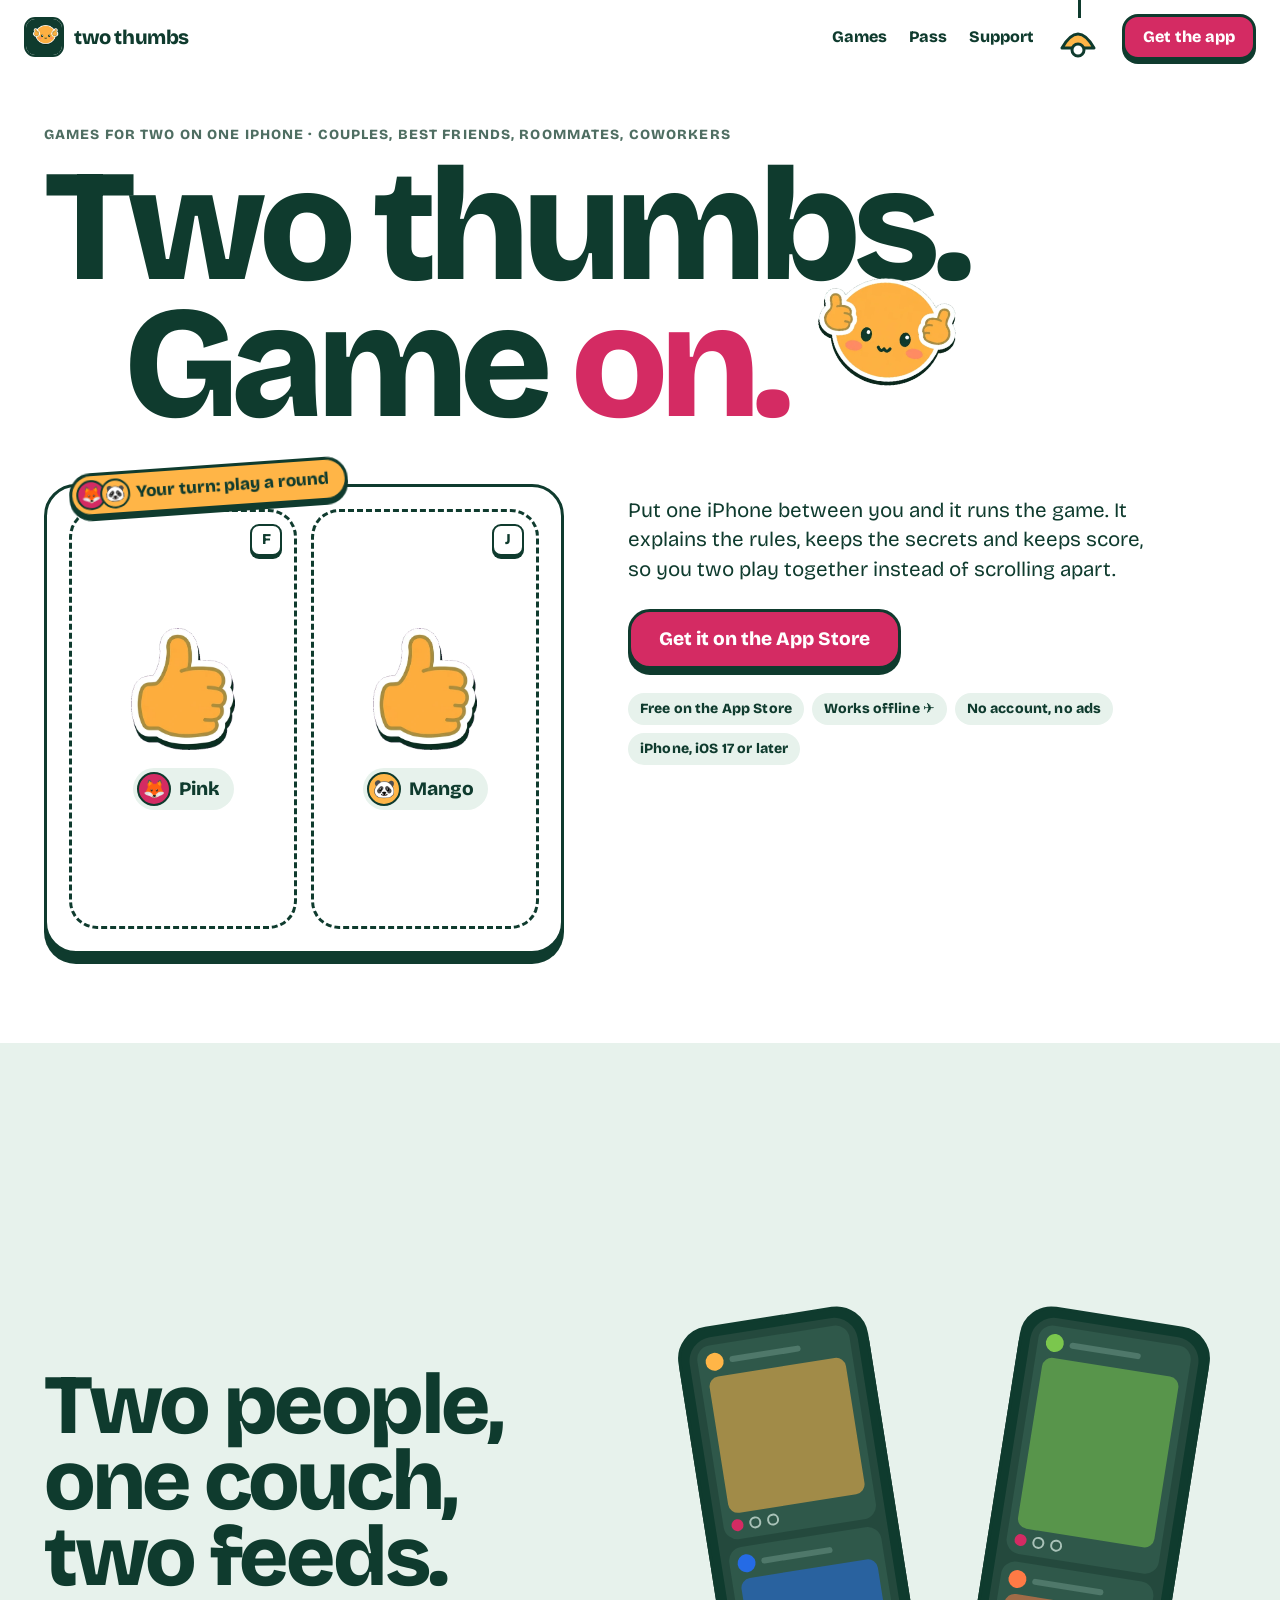
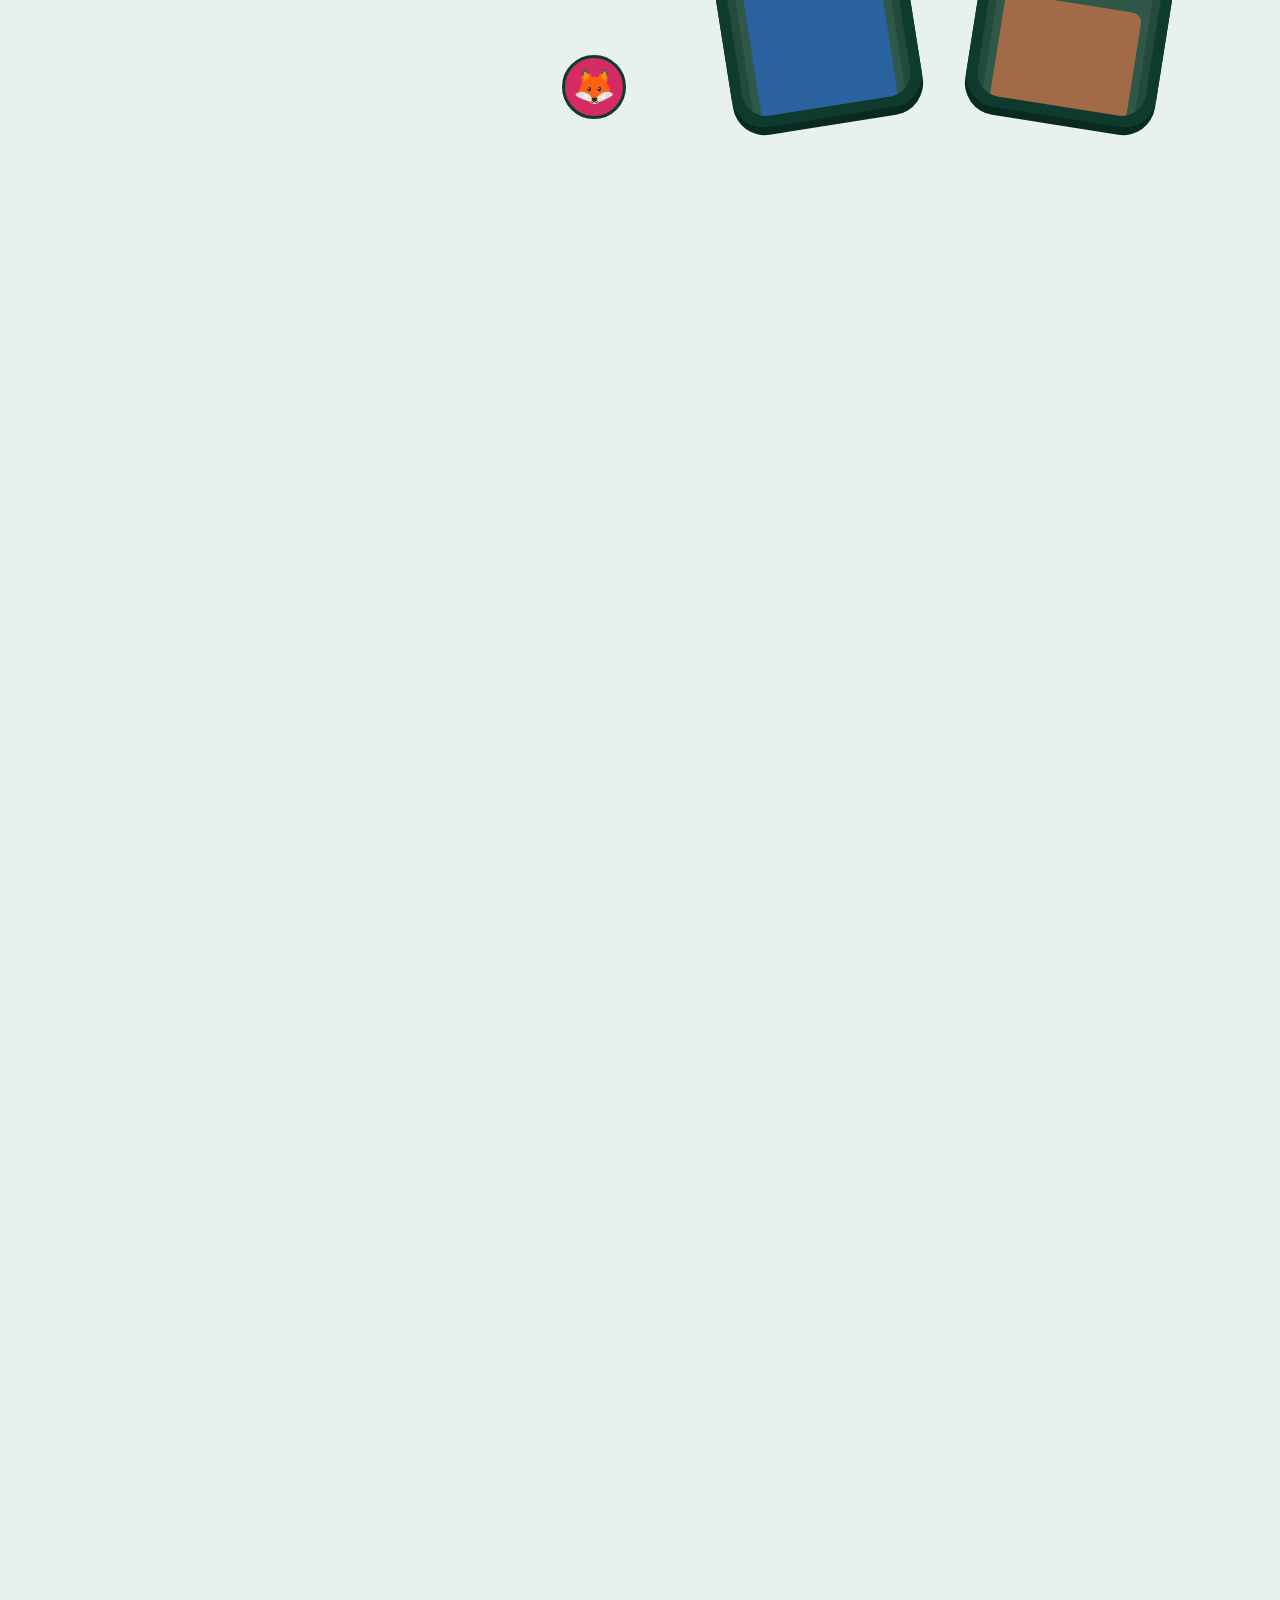
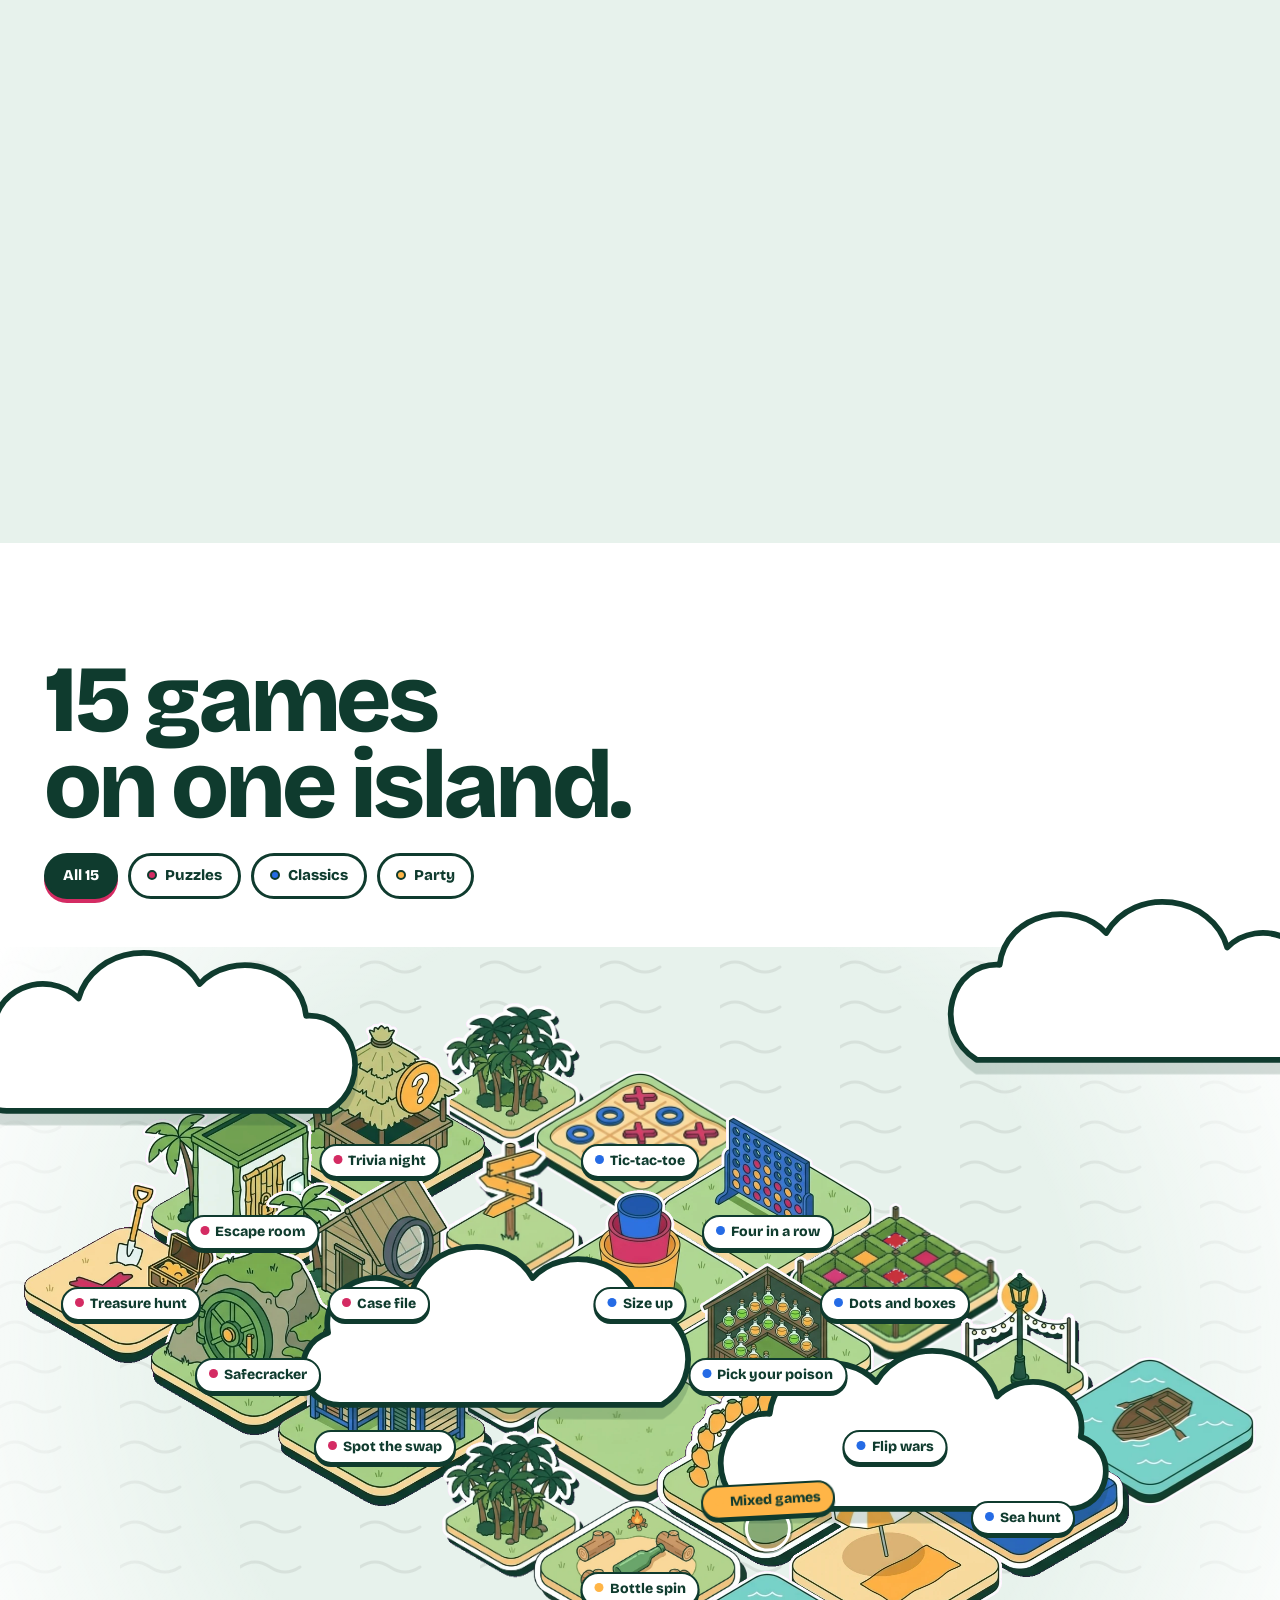
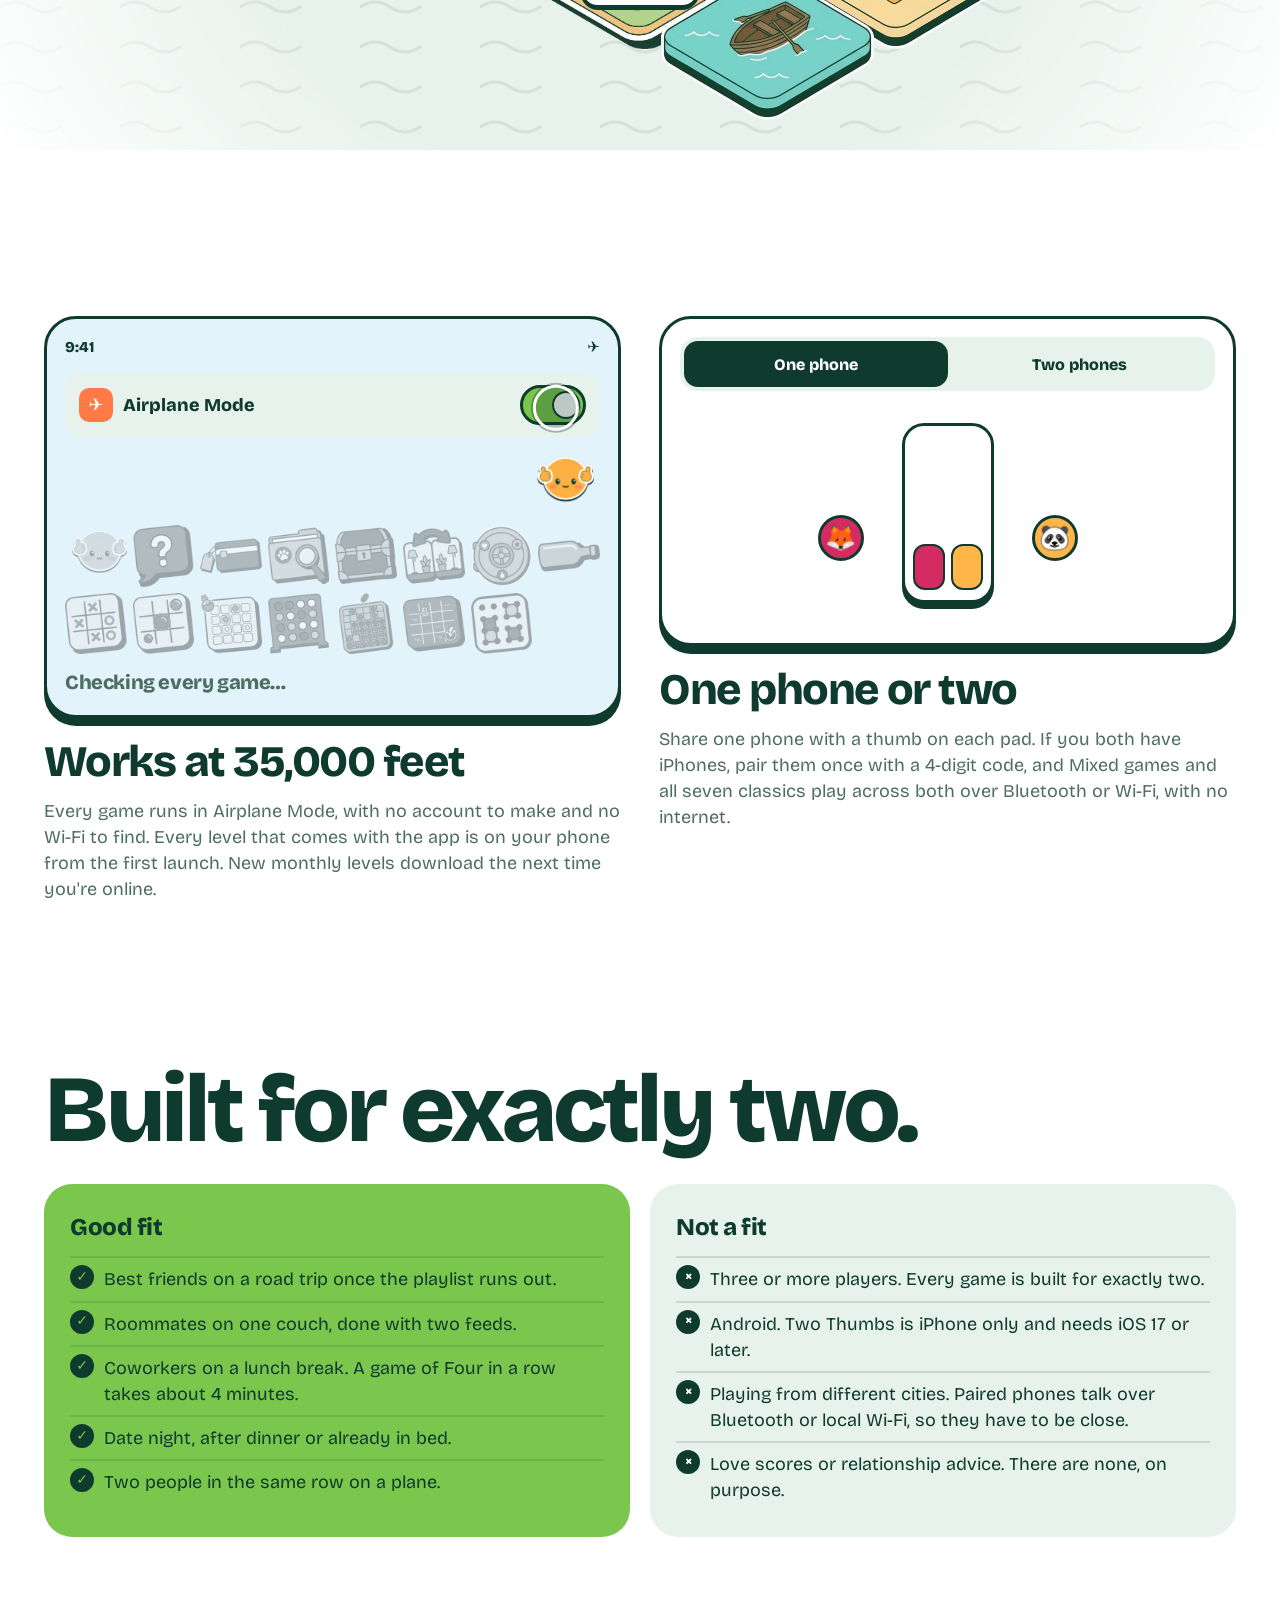
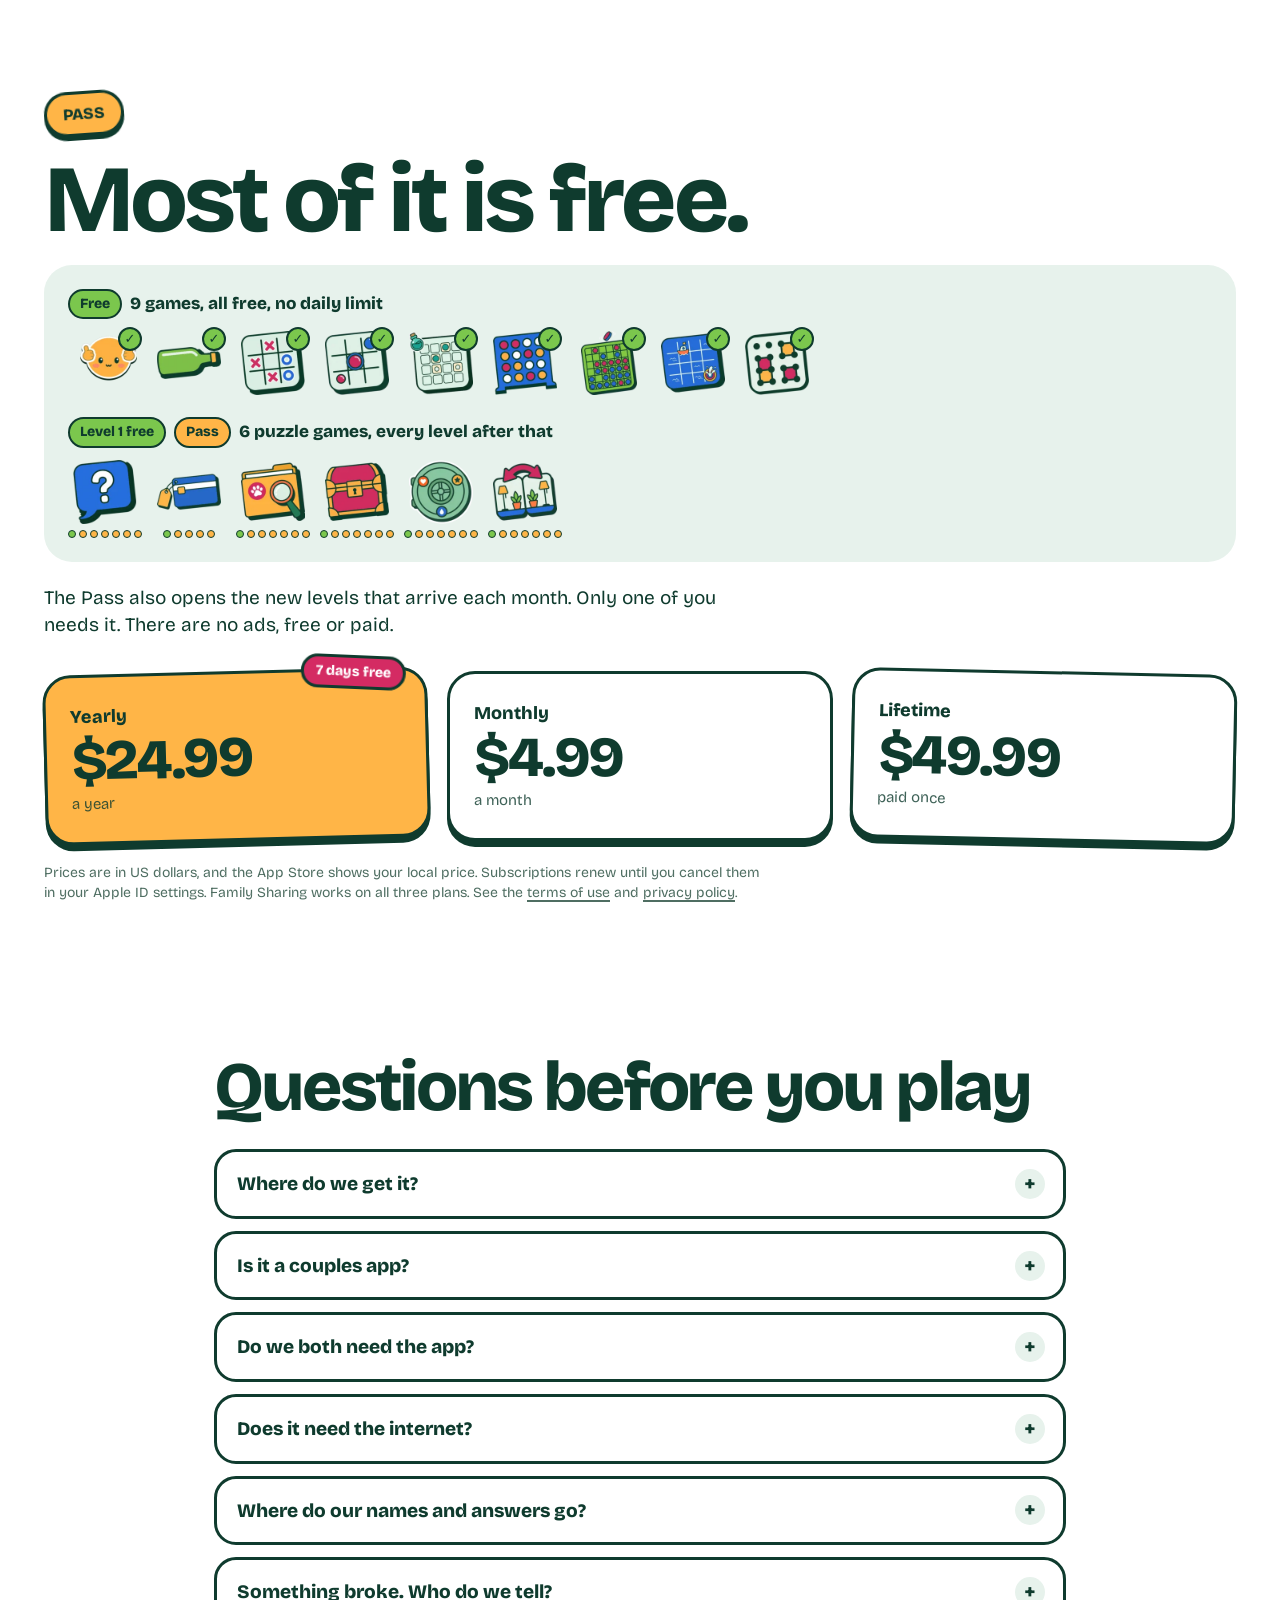
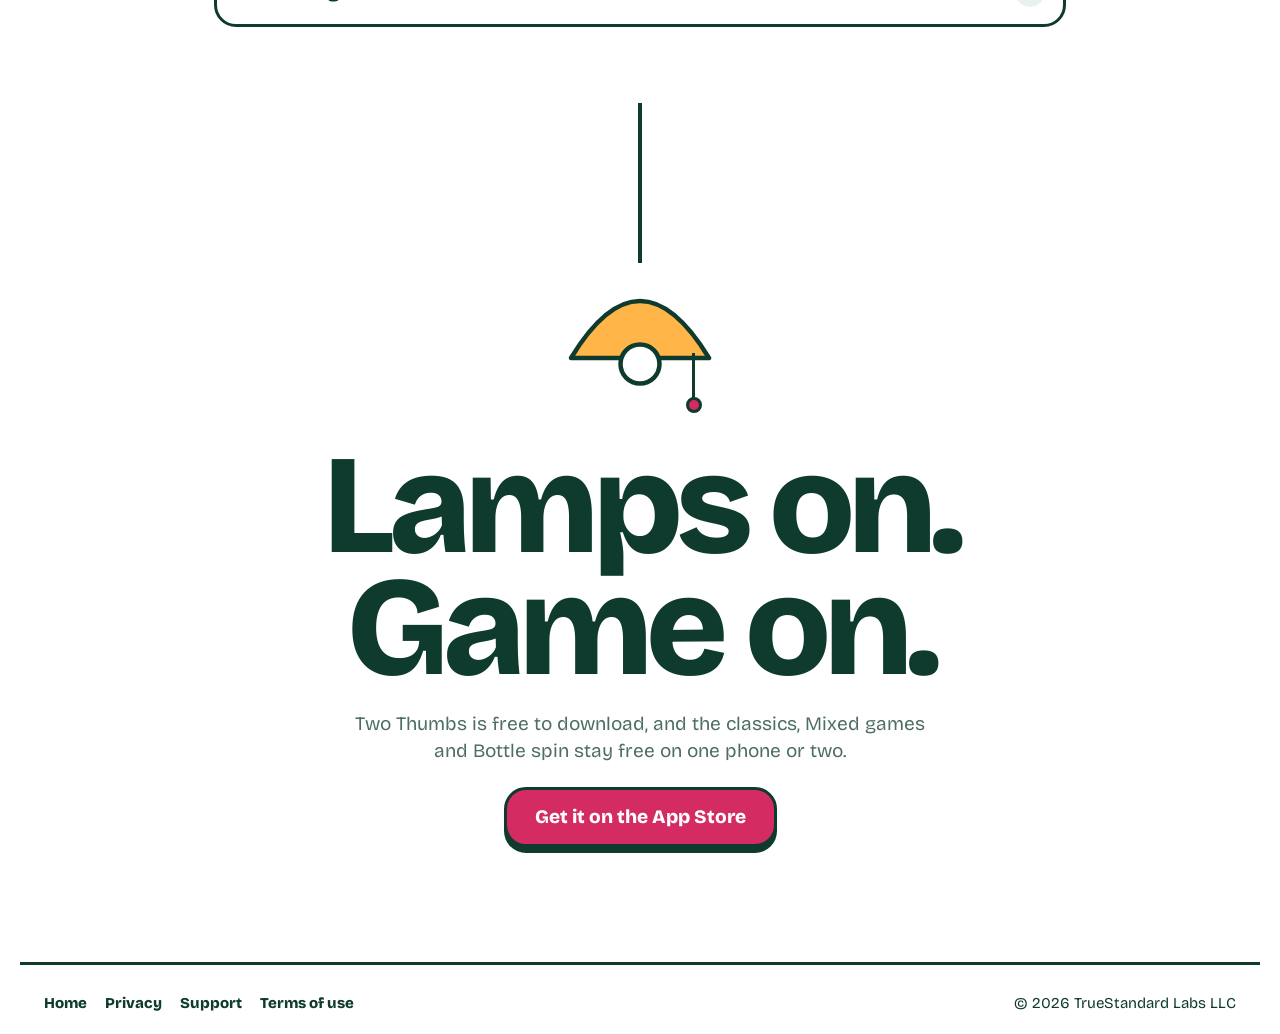
<file: index.html>
<!doctype html>
<html lang="en">
<head>
<meta charset="utf-8">
<meta name="viewport" content="width=device-width, initial-scale=1, viewport-fit=cover">
<title>Two Thumbs: game night for two on iPhone</title>
<meta name="description" content="Game night for two on one iPhone: the phone runs 15 games, keeps score and ends each game with a recap. It works offline with no account and no ads, and you can play a round right here.">
<link rel="canonical" href="https://playtwothumbs.com/">
<meta name="theme-color" content="#FFFFFF">
<meta name="apple-itunes-app" content="app-id=6819222519">
<meta property="og:type" content="website">
<meta property="og:url" content="https://playtwothumbs.com/">
<meta property="og:title" content="Two Thumbs: game night for two on iPhone">
<meta property="og:description" content="Put both thumbs down and play a round right on the page. The app has 15 games for two, on one iPhone or two, and works offline.">
<meta property="og:image" content="https://playtwothumbs.com/assets/og.png">
<meta property="og:image:width" content="1200">
<meta property="og:image:height" content="630">
<meta name="twitter:card" content="summary_large_image">
<meta name="twitter:image" content="https://playtwothumbs.com/assets/og.png">
<link rel="icon" type="image/png" href="assets/favicon.png">
<link rel="apple-touch-icon" href="assets/apple-touch-icon.png">
<link rel="preload" href="assets/bricolage-800.woff2" as="font" type="font/woff2" crossorigin>
<link rel="preload" href="assets/bricolage-400.woff2" as="font" type="font/woff2" crossorigin>
<link rel="stylesheet" href="assets/home.css">
<script>try{var t=localStorage.getItem("tt-theme");if(t)document.documentElement.dataset.theme=t}catch(e){}document.documentElement.classList.add("js")</script>
<script type="application/ld+json">{"@context":"https://schema.org","@type":"MobileApplication","name":"Two Thumbs","operatingSystem":"iOS 17 or later","applicationCategory":"GameApplication","description":"15 games for two people on one iPhone or two. Works offline, no account.","url":"https://playtwothumbs.com/","publisher":{"@type":"Organization","name":"TrueStandard Labs LLC"}}</script>
<script src="assets/home.js" defer></script>
</head>
<body>
<a class="skip" href="#main">Skip to content</a>

<header class="bar">
  <a class="wordmark" href="./"><img src="assets/icon-120.png" alt="" width="40" height="40">two thumbs</a>
  <nav class="bar-nav" aria-label="Sections">
    <a href="#island">Games</a>
    <a href="#pass">Pass</a>
    <a href="support.html">Support</a>
  </nav>
  <button class="lamp" type="button" data-lamp aria-pressed="false">
    <span class="lamp-cord" aria-hidden="true"></span>
    <svg class="lamp-shade" viewBox="0 0 48 40" aria-hidden="true"><path d="M8 30 Q24 2 40 30 Z" /><circle class="lamp-bulb" cx="24" cy="32" r="6" /></svg>
    <span class="sr-only" data-lamp-label>Switch to night</span>
    <span class="lamp-tip" aria-hidden="true">Lights</span>
  </button>
  <a class="btn btn-small btn-pink bar-cta" href="https://apps.apple.com/app/two-thumbs-game-night/id6819222519">Get the app</a>
</header>

<main id="main">

<section class="hero" aria-labelledby="hero-title">
  <p class="eyebrow">Games for two on one iPhone · couples, best friends, roommates, coworkers</p>
  <h1 id="hero-title" class="hero-title">
    <span class="hero-line"><span class="w" style="--i:0">Two</span> <span class="w" style="--i:1">thumbs.</span></span>
    <span class="hero-line"><span class="w" style="--i:2">Game</span> <span class="w hero-on" style="--i:3">on.</span><img class="hero-mascot" src="assets/mascot.webp" width="260" height="218" alt="Thumbs, the Two Thumbs mascot, giving two thumbs up"></span>
  </h1>

  <div class="hero-grid">
    <div class="stage" id="stage" aria-live="polite">
      <span class="stage-turn" aria-hidden="true"><span class="avatar avatar-pink">🦊</span><span class="avatar avatar-mango">🐼</span>Your turn: play a round</span>
      <div class="stage-pads" data-scene="pads">
        <p class="sr-only">Press both pads to start a round of Closest guess.</p>
        <div class="pads">
          <button class="pad pad-pink" type="button" data-pad="0" aria-pressed="false" aria-label="Pink's pad">
            <span class="pad-fill" aria-hidden="true"></span>
            <img class="pad-thumb" src="assets/thumb.webp" alt="" width="307" height="360">
            <span class="pad-who"><span class="avatar avatar-pink">🦊</span>Pink</span>
            <kbd class="pad-key" data-key-hint>F</kbd>
          </button>
          <button class="pad pad-mango" type="button" data-pad="1" aria-pressed="false" aria-label="Mango's pad">
            <span class="pad-fill" aria-hidden="true"></span>
            <img class="pad-thumb pad-thumb-r" src="assets/thumb.webp" alt="" width="307" height="360">
            <span class="pad-who"><span class="avatar avatar-mango">🐼</span>Mango</span>
            <kbd class="pad-key" data-key-hint>J</kbd>
          </button>
        </div>
        <span class="ghost" aria-hidden="true"></span>
      </div>
      <noscript><p class="stage-hint">Turn on JavaScript to play a round here.</p></noscript>
    </div>

    <div class="hero-copy">
      <p class="lead">Put one iPhone between you and it runs the game. It explains the rules, keeps the secrets and keeps score, so you two play together instead of scrolling apart.</p>
      <a class="btn btn-pink" href="https://apps.apple.com/app/two-thumbs-game-night/id6819222519">Get it on the App Store</a>
      <ul class="facts">
        <li>Free on the App Store</li>
        <li>Works offline ✈︎</li>
        <li>No account, no ads</li>
        <li>iPhone, iOS 17 or later</li>
      </ul>
    </div>
  </div>
</section>

<section class="couch" aria-labelledby="couch-title">
  <div class="couch-pin">
    <div class="couch-text">
      <h2 id="couch-title" class="couch-a">Two people,<br>one couch,<br>two feeds.</h2>
      <p class="couch-b display">One phone,<br>faces up.</p>
      <ul class="couch-chips">
        <li class="chip chip-1">Reads the rules</li>
        <li class="chip chip-2">Keeps the secrets</li>
        <li class="chip chip-3">Keeps the score</li>
      </ul>
    </div>
    <div class="couch-scene" aria-hidden="true">
      <div class="person person-pink"><span class="avatar avatar-pink">🦊</span></div>
      <div class="person person-mango"><span class="avatar avatar-mango">🐼</span></div>
      <div class="phone phone-l"><div class="feed"><div class="feed-roll"></div></div></div>
      <div class="phone phone-r"><div class="feed"><div class="feed-roll"></div></div></div>
      <div class="phone phone-game">
        <div class="mini">
          <div class="mini-pills"><span class="mini-pill mini-pink">🦊 2</span><span class="mini-pill mini-mango">🐼 1</span></div>
          <p class="mini-q">How many keys are on a standard piano?</p>
          <p class="mini-num">88</p>
          <span class="mini-track"></span>
          <div class="mini-pads"><span class="mini-pad mini-pad-pink">🦊</span><span class="mini-pad mini-pad-mango">🐼</span></div>
          <div class="mini-recap"><span class="mini-recap-av">🦊</span><b>Pink wins 2–1</b><span class="mini-recap-btn">Rematch</span></div>
        </div>
      </div>
    </div>
  </div>
</section>

<section class="island" id="island" aria-labelledby="island-title">
  <div class="island-head">
    <h2 id="island-title" class="display">15 games<br>on one island.</h2>
    <div class="districts" role="group" aria-label="Show a kind of game">
      <button type="button" class="district" data-district="all" aria-pressed="true">All 15</button>
      <button type="button" class="district" data-district="puzzle" aria-pressed="false">Puzzles</button>
      <button type="button" class="district" data-district="classic" aria-pressed="false">Classics</button>
      <button type="button" class="district" data-district="party" aria-pressed="false">Party</button>
    </div>
  </div>
  <div class="island-sea">
    <div class="clouds" aria-hidden="true">
      <svg class="cloud cloud-1" viewBox="0 0 320 150"><path d="M40 120c-28 0-36-40-8-50-6-34 36-50 58-28 10-36 64-44 84-10 22-24 70-14 74 22 34-2 48 46 16 66z"/></svg>
      <svg class="cloud cloud-2" viewBox="0 0 320 150"><path d="M40 120c-28 0-36-40-8-50-6-34 36-50 58-28 10-36 64-44 84-10 22-24 70-14 74 22 34-2 48 46 16 66z"/></svg>
      <svg class="cloud cloud-3" viewBox="0 0 320 150"><path d="M40 120c-28 0-36-40-8-50-6-34 36-50 58-28 10-36 64-44 84-10 22-24 70-14 74 22 34-2 48 46 16 66z"/></svg>
      <svg class="cloud cloud-4" viewBox="0 0 320 150"><path d="M40 120c-28 0-36-40-8-50-6-34 36-50 58-28 10-36 64-44 84-10 22-24 70-14 74 22 34-2 48 46 16 66z"/></svg>
    </div>
    <ul class="map" id="map" aria-label="All 15 games"></ul>
    <span class="ghost" aria-hidden="true"></span>
  </div>
</section>

<dialog class="sheet" id="game-sheet" aria-labelledby="sheet-name">
  <form method="dialog" class="sheet-inner">
    <span class="sheet-grab" aria-hidden="true"></span>
    <button class="sheet-x" value="close" aria-label="Close">×</button>
    <img class="sheet-art" alt="" width="300" height="240">
    <p class="sheet-group"></p>
    <h3 class="sheet-name" id="sheet-name"></h3>
    <p class="sheet-meta"></p>
    <p class="sheet-blurb"></p>
    <ul class="sheet-tags"></ul>
    <div class="sheet-nav">
      <button type="button" class="btn btn-ghost" data-step="-1">← Back</button>
      <button type="button" class="btn btn-palm" data-step="1">Next game →</button>
    </div>
  </form>
</dialog>

<section class="anywhere" aria-label="Where and how you play">
  <article class="panel panel-air">
    <div class="air-screen" data-air>
      <div class="air-status"><span class="air-time">9:41</span><span class="air-icon" aria-hidden="true">✈︎</span></div>
      <label class="switch-row">
        <span class="switch-label"><span class="air-glyph" aria-hidden="true">✈︎</span>Airplane Mode</span>
        <input type="checkbox" role="switch" class="switch" data-air-switch>
      </label>
      <div class="air-sky" aria-hidden="true"><img class="air-plane" src="assets/mascot.webp" alt="" width="64" height="54"></div>
      <ul class="air-games" aria-hidden="true"></ul>
      <p class="air-count" data-air-count aria-live="polite"></p>
      <span class="ghost" aria-hidden="true"></span>
    </div>
    <h2 class="panel-title">Works at 35,000 feet</h2>
    <p>Every game runs in Airplane Mode, with no account to make and no Wi-Fi to find. Every level that comes with the app is on your phone from the first launch. New monthly levels download the next time you're online.</p>
  </article>

  <article class="panel panel-pair">
    <div class="pair-screen" data-pair="one">
      <div class="seg" role="radiogroup" aria-label="How many phones">
        <button type="button" role="radio" aria-checked="true" data-phones="one">One phone</button>
        <button type="button" role="radio" aria-checked="false" data-phones="two">Two phones</button>
      </div>
      <div class="pair-stage" aria-hidden="true">
        <span class="avatar avatar-pink pair-a">🦊</span>
        <div class="pphone pphone-1"><span class="pp-code" data-code>····</span><span class="pp-pad pp-pink"></span><span class="pp-pad pp-mango"></span></div>
        <div class="pphone pphone-2"><span class="pp-code" data-code>····</span><span class="pp-pad pp-mango"></span></div>
        <span class="avatar avatar-mango pair-b">🐼</span>
        <span class="paired">Paired</span>
      </div>
      <span class="ghost" aria-hidden="true"></span>
    </div>
    <h2 class="panel-title">One phone or two</h2>
    <p>Share one phone with a thumb on each pad. If you both have iPhones, pair them once with a 4-digit code, and Mixed games and all seven classics play across both over Bluetooth or Wi-Fi, with no internet.</p>
  </article>
</section>

<section class="fit" aria-labelledby="fit-title">
  <h2 id="fit-title" class="display">Built for exactly two.</h2>
  <div class="fit-grid">
    <div class="fit-col fit-yes">
      <h3>Good fit</h3>
      <ul>
        <li>Best friends on a road trip once the playlist runs out.</li>
        <li>Roommates on one couch, done with two feeds.</li>
        <li>Coworkers on a lunch break. A game of Four in a row takes about 4 minutes.</li>
        <li>Date night, after dinner or already in bed.</li>
        <li>Two people in the same row on a plane.</li>
      </ul>
    </div>
    <div class="fit-col fit-no">
      <h3>Not a fit</h3>
      <ul>
        <li>Three or more players. Every game is built for exactly two.</li>
        <li>Android. Two Thumbs is iPhone only and needs iOS 17 or later.</li>
        <li>Playing from different cities. Paired phones talk over Bluetooth or local Wi-Fi, so they have to be close.</li>
        <li>Love scores or relationship advice. There are none, on purpose.</li>
      </ul>
    </div>
  </div>
</section>

<section class="pass" id="pass" aria-labelledby="pass-title">
  <span class="sticker sticker-mango">PASS</span>
  <h2 id="pass-title" class="display">Most of it is free.</h2>
  <div class="free-map">
    <div class="fm-row">
      <p class="fm-label"><span class="fm-tag fm-free">Free</span>9 games, all free, no daily limit</p>
      <ul class="fm-icons" data-fm="free"></ul>
    </div>
    <div class="fm-row">
      <p class="fm-label"><span class="fm-tag fm-free">Level 1 free</span><span class="fm-tag fm-pass">Pass</span>6 puzzle games, every level after that</p>
      <ul class="fm-icons" data-fm="puzzle"></ul>
    </div>
  </div>
  <p class="pass-lead">The Pass also opens the new levels that arrive each month. Only one of you needs it. There are no ads, free or paid.</p>
  <ul class="plans">
    <li class="plan plan-best"><span class="plan-tag">7 days free</span><span class="plan-name">Yearly</span><span class="plan-price">$24.99</span><span class="plan-note">a year</span></li>
    <li class="plan"><span class="plan-name">Monthly</span><span class="plan-price">$4.99</span><span class="plan-note">a month</span></li>
    <li class="plan"><span class="plan-name">Lifetime</span><span class="plan-price">$49.99</span><span class="plan-note">paid once</span></li>
  </ul>
  <p class="fine">Prices are in US dollars, and the App Store shows your local price. Subscriptions renew until you cancel them in your Apple ID settings. Family Sharing works on all three plans. See the <a href="terms.html">terms of use</a> and <a href="privacy.html">privacy policy</a>.</p>
</section>

<section class="faq" aria-labelledby="faq-title">
  <h2 id="faq-title" class="display">Questions before you play</h2>
  <details>
    <summary>Where do we get it?</summary>
    <p>On an iPhone with iOS 17 or later, open the <a href="https://apps.apple.com/app/two-thumbs-game-night/id6819222519">App Store page</a> and tap Get.</p>
  </details>
  <details>
    <summary>Is it a couples app?</summary>
    <p>It's for any two people who get along: couples, best friends, roommates, coworkers. The questions are things like "Pick a superpower," and nothing scores your relationship.</p>
  </details>
  <details>
    <summary>Do we both need the app?</summary>
    <p>No, one phone is enough for every game. Put it on both phones only when you want to play on two.</p>
  </details>
  <details>
    <summary>Does it need the internet?</summary>
    <p>No. You need it only to buy, to restore a purchase and to download new levels.</p>
  </details>
  <details>
    <summary>Where do our names and answers go?</summary>
    <p>They stay on your phone. There's no account, no ads and no tracking. The <a href="privacy.html">privacy policy</a> has the details.</p>
  </details>
  <details>
    <summary>Something broke. Who do we tell?</summary>
    <p>Write to <a href="mailto:arun@recmend.com">arun@recmend.com</a> and a person reads it, or check the <a href="support.html">support page</a> first.</p>
  </details>
</section>

<section class="close" aria-labelledby="close-title">
  <button class="pendant" type="button" data-lamp aria-pressed="false">
    <span class="pendant-cord" aria-hidden="true"></span>
    <svg class="pendant-shade" viewBox="0 0 120 90" aria-hidden="true"><path d="M14 70 Q60 -6 106 70 Z"/><circle class="lamp-bulb" cx="60" cy="74" r="13"/></svg>
    <span class="pendant-pull" aria-hidden="true"></span>
    <span class="sr-only" data-lamp-label>Switch to night</span>
  </button>
  <h2 id="close-title" class="close-title">Lamps on.<br>Game on.</h2>
  <p class="close-note">Two Thumbs is free to download, and the classics, Mixed games and Bottle spin stay free on one phone or two.</p>
  <a class="btn btn-pink" href="https://apps.apple.com/app/two-thumbs-game-night/id6819222519">Get it on the App Store</a>
</section>
</main>

<footer class="foot">
  <nav aria-label="Legal">
    <a href="./">Home</a>
    <a href="privacy.html">Privacy</a>
    <a href="support.html">Support</a>
    <a href="terms.html">Terms of use</a>
  </nav>
  <p>© 2026 TrueStandard Labs LLC</p>
</footer>
</body>
</html>
</file>
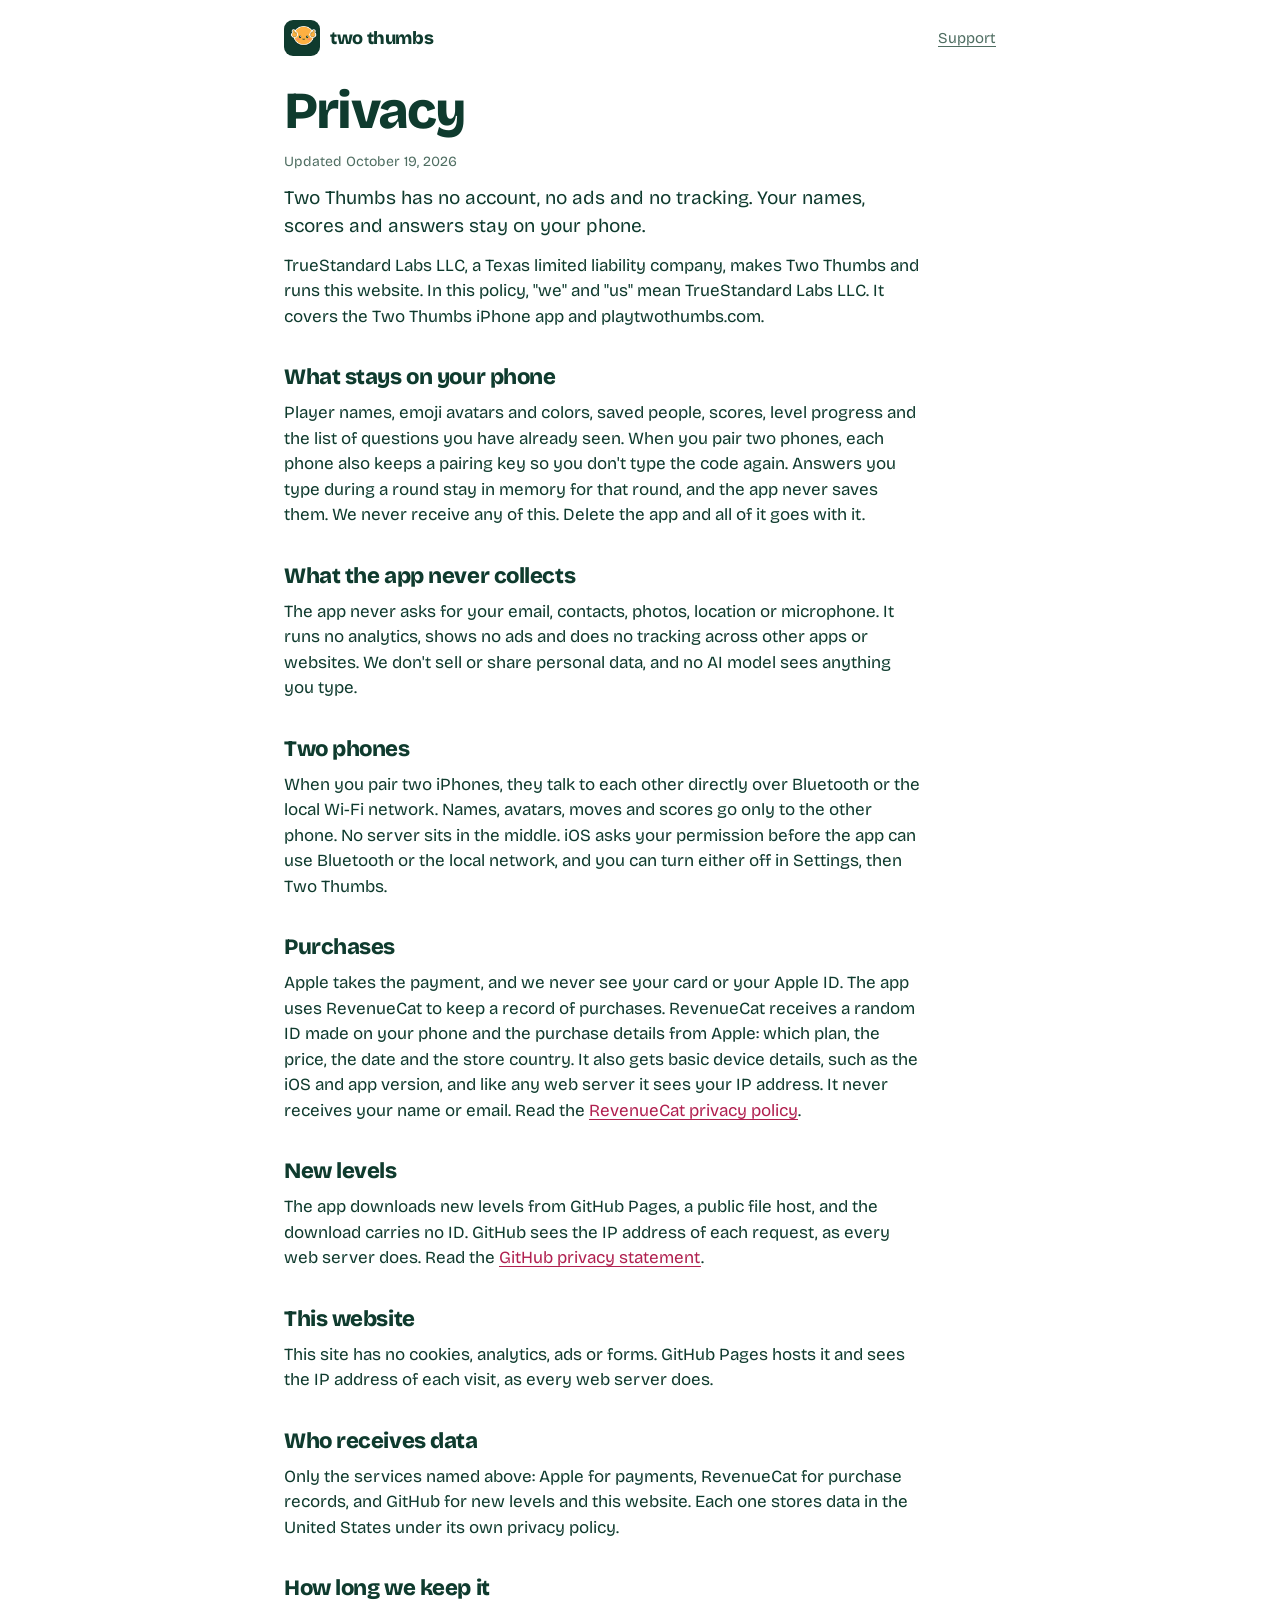
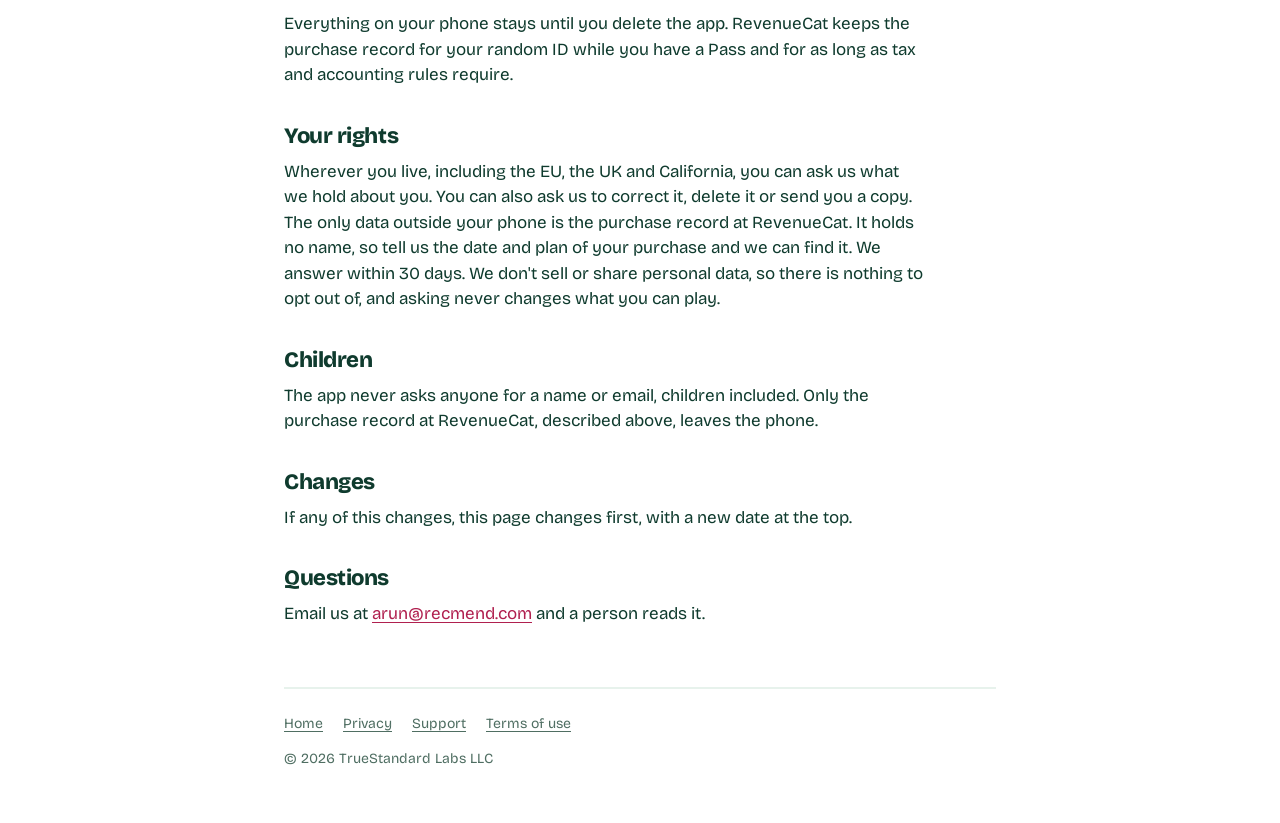
<file: privacy.html>
<!doctype html>
<html lang="en">
<head>
<meta charset="utf-8">
<meta name="viewport" content="width=device-width, initial-scale=1">
<title>Privacy · Two Thumbs</title>
<meta name="description" content="Two Thumbs has no account, no ads and no tracking. Your names, scores and answers stay on your phone.">
<link rel="canonical" href="https://playtwothumbs.com/privacy.html">
<meta name="theme-color" content="#FFFFFF" media="(prefers-color-scheme: light)">
<meta name="theme-color" content="#0F3B2E" media="(prefers-color-scheme: dark)">
<meta name="apple-itunes-app" content="app-id=6819222519">
<meta property="og:title" content="Privacy · Two Thumbs">
<meta property="og:description" content="Two Thumbs has no account, no ads and no tracking. Your names, scores and answers stay on your phone.">
<meta property="og:image" content="https://playtwothumbs.com/assets/mascot.png">
<link rel="icon" type="image/png" href="assets/favicon.png">
<link rel="apple-touch-icon" href="assets/apple-touch-icon.png">
<link rel="preload" href="assets/BricolageGrotesque-800.ttf" as="font" type="font/ttf" crossorigin>
<link rel="stylesheet" href="assets/site.css">
</head>
<body>
<a class="skip" href="#main">Skip to content</a>
<div class="wrap">
<header class="top">
  <a class="wordmark" href="./"><img src="assets/icon-120.png" alt="" width="36" height="36">two thumbs</a>
  <nav aria-label="Pages"><a href="support.html">Support</a></nav>
</header>
<main id="main">
<article class="doc">
  <h1>Privacy</h1>
  <p class="updated">Updated October 19, 2026</p>
  <p class="doc-lead">Two Thumbs has no account, no ads and no tracking. Your names, scores and answers stay on your phone.</p>
  <p>TrueStandard Labs LLC, a Texas limited liability company, makes Two Thumbs and runs this website. In this policy, "we" and "us" mean TrueStandard Labs LLC. It covers the Two Thumbs iPhone app and playtwothumbs.com.</p>

  <h2>What stays on your phone</h2>
  <p>Player names, emoji avatars and colors, saved people, scores, level progress and the list of questions you have already seen. When you pair two phones, each phone also keeps a pairing key so you don't type the code again. Answers you type during a round stay in memory for that round, and the app never saves them. We never receive any of this. Delete the app and all of it goes with it.</p>

  <h2>What the app never collects</h2>
  <p>The app never asks for your email, contacts, photos, location or microphone. It runs no analytics, shows no ads and does no tracking across other apps or websites. We don't sell or share personal data, and no AI model sees anything you type.</p>

  <h2>Two phones</h2>
  <p>When you pair two iPhones, they talk to each other directly over Bluetooth or the local Wi-Fi network. Names, avatars, moves and scores go only to the other phone. No server sits in the middle. iOS asks your permission before the app can use Bluetooth or the local network, and you can turn either off in Settings, then Two Thumbs.</p>

  <h2>Purchases</h2>
  <p>Apple takes the payment, and we never see your card or your Apple ID. The app uses RevenueCat to keep a record of purchases. RevenueCat receives a random ID made on your phone and the purchase details from Apple: which plan, the price, the date and the store country. It also gets basic device details, such as the iOS and app version, and like any web server it sees your IP address. It never receives your name or email. Read the <a href="https://www.revenuecat.com/privacy/">RevenueCat privacy policy</a>.</p>

  <h2>New levels</h2>
  <p>The app downloads new levels from GitHub Pages, a public file host, and the download carries no ID. GitHub sees the IP address of each request, as every web server does. Read the <a href="https://docs.github.com/en/site-policy/privacy-policies/github-general-privacy-statement">GitHub privacy statement</a>.</p>

  <h2>This website</h2>
  <p>This site has no cookies, analytics, ads or forms. GitHub Pages hosts it and sees the IP address of each visit, as every web server does.</p>

  <h2>Who receives data</h2>
  <p>Only the services named above: Apple for payments, RevenueCat for purchase records, and GitHub for new levels and this website. Each one stores data in the United States under its own privacy policy.</p>

  <h2>How long we keep it</h2>
  <p>Everything on your phone stays until you delete the app. RevenueCat keeps the purchase record for your random ID while you have a Pass and for as long as tax and accounting rules require.</p>

  <h2>Your rights</h2>
  <p>Wherever you live, including the EU, the UK and California, you can ask us what we hold about you. You can also ask us to correct it, delete it or send you a copy. The only data outside your phone is the purchase record at RevenueCat. It holds no name, so tell us the date and plan of your purchase and we can find it. We answer within 30 days. We don't sell or share personal data, so there is nothing to opt out of, and asking never changes what you can play.</p>

  <h2>Children</h2>
  <p>The app never asks anyone for a name or email, children included. Only the purchase record at RevenueCat, described above, leaves the phone.</p>

  <h2>Changes</h2>
  <p>If any of this changes, this page changes first, with a new date at the top.</p>

  <h2>Questions</h2>
  <p>Email us at <a href="mailto:arun@recmend.com">arun@recmend.com</a> and a person reads it.</p>
</article>
</main>
<footer>
  <nav aria-label="Legal">
    <a href="./">Home</a>
    <a href="privacy.html">Privacy</a>
    <a href="support.html">Support</a>
    <a href="terms.html">Terms of use</a>
  </nav>
  <p>© 2026 TrueStandard Labs LLC</p>
</footer>
</div>
</body>
</html>
</file>
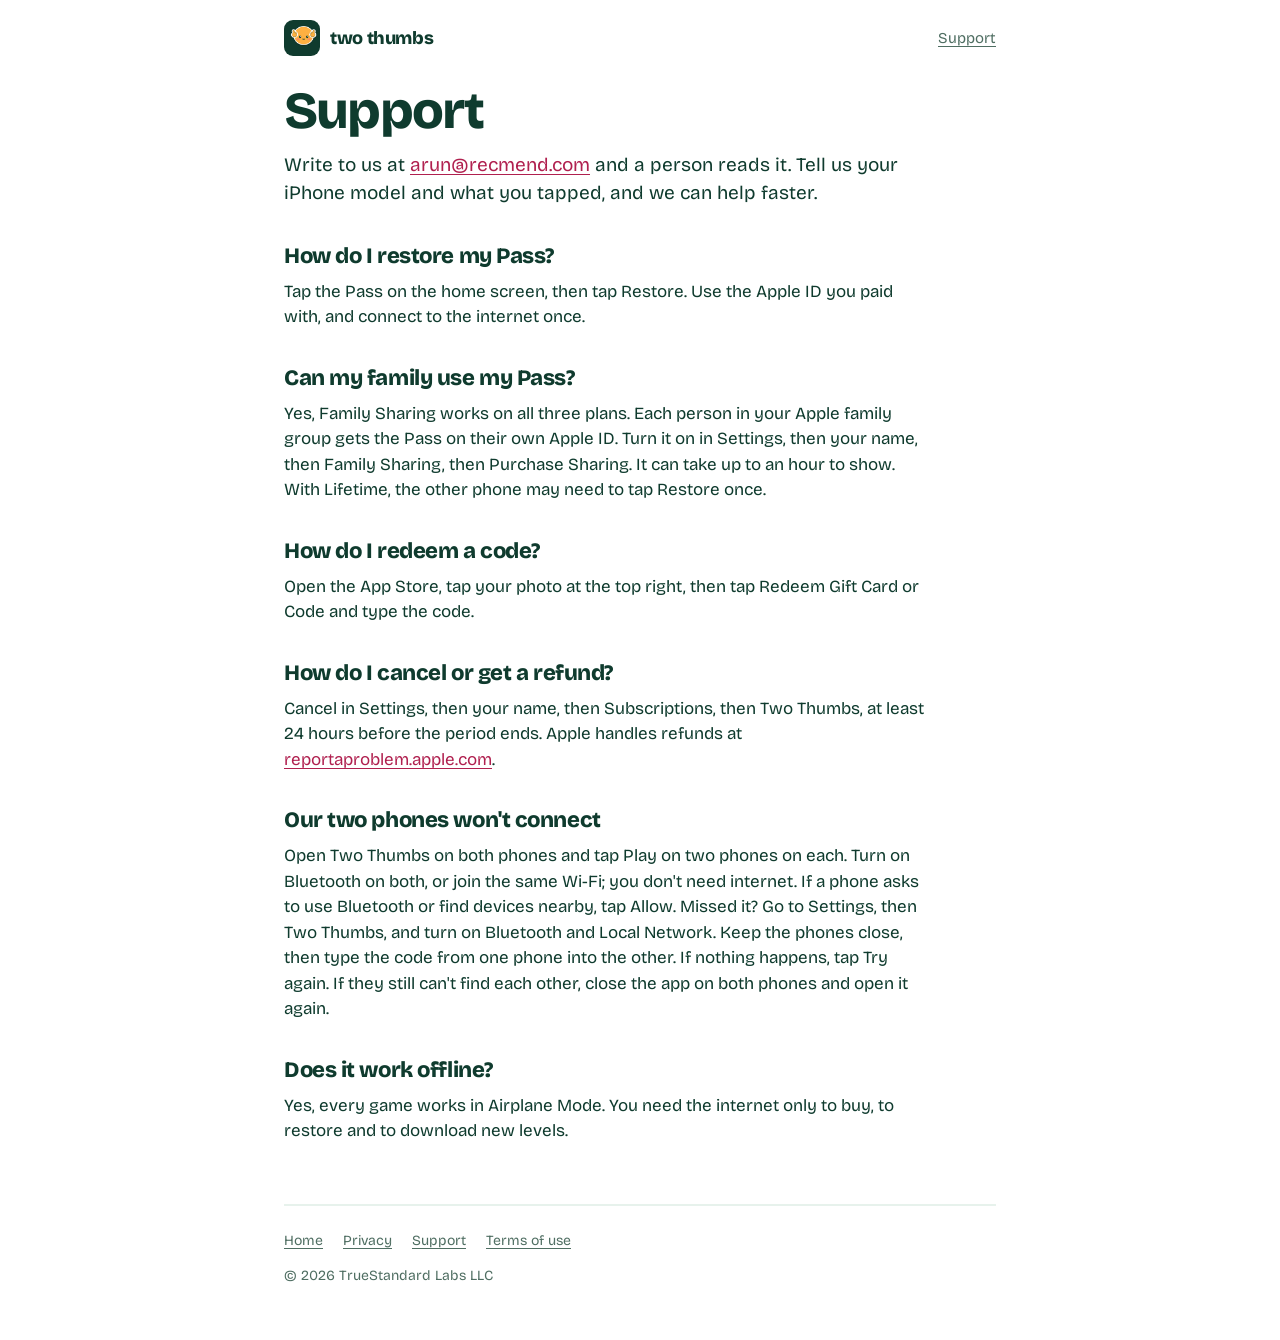
<file: support.html>
<!doctype html>
<html lang="en">
<head>
<meta charset="utf-8">
<meta name="viewport" content="width=device-width, initial-scale=1">
<title>Support · Two Thumbs</title>
<meta name="description" content="Restore your Pass, share it with family, redeem a code, or get two phones to connect.">
<link rel="canonical" href="https://playtwothumbs.com/support.html">
<meta name="theme-color" content="#FFFFFF" media="(prefers-color-scheme: light)">
<meta name="theme-color" content="#0F3B2E" media="(prefers-color-scheme: dark)">
<meta name="apple-itunes-app" content="app-id=6819222519">
<meta property="og:title" content="Support · Two Thumbs">
<meta property="og:description" content="Restore your Pass, share it with family, redeem a code, or get two phones to connect.">
<meta property="og:image" content="https://playtwothumbs.com/assets/mascot.png">
<link rel="icon" type="image/png" href="assets/favicon.png">
<link rel="apple-touch-icon" href="assets/apple-touch-icon.png">
<link rel="preload" href="assets/BricolageGrotesque-800.ttf" as="font" type="font/ttf" crossorigin>
<link rel="stylesheet" href="assets/site.css">
</head>
<body>
<a class="skip" href="#main">Skip to content</a>
<div class="wrap">
<header class="top">
  <a class="wordmark" href="./"><img src="assets/icon-120.png" alt="" width="36" height="36">two thumbs</a>
  <nav aria-label="Pages"><a href="support.html">Support</a></nav>
</header>
<main id="main">
<article class="doc">
  <h1>Support</h1>
  <p class="doc-lead">Write to us at <a href="mailto:arun@recmend.com">arun@recmend.com</a> and a person reads it. Tell us your iPhone model and what you tapped, and we can help faster.</p>

  <h2>How do I restore my Pass?</h2>
  <p>Tap the Pass on the home screen, then tap Restore. Use the Apple ID you paid with, and connect to the internet once.</p>

  <h2>Can my family use my Pass?</h2>
  <p>Yes, Family Sharing works on all three plans. Each person in your Apple family group gets the Pass on their own Apple ID. Turn it on in Settings, then your name, then Family Sharing, then Purchase Sharing. It can take up to an hour to show. With Lifetime, the other phone may need to tap Restore once.</p>

  <h2>How do I redeem a code?</h2>
  <p>Open the App Store, tap your photo at the top right, then tap Redeem Gift Card or Code and type the code.</p>

  <h2>How do I cancel or get a refund?</h2>
  <p>Cancel in Settings, then your name, then Subscriptions, then Two Thumbs, at least 24 hours before the period ends. Apple handles refunds at <a href="https://reportaproblem.apple.com">reportaproblem.apple.com</a>.</p>

  <h2>Our two phones won't connect</h2>
  <p>Open Two Thumbs on both phones and tap Play on two phones on each. Turn on Bluetooth on both, or join the same Wi-Fi; you don't need internet. If a phone asks to use Bluetooth or find devices nearby, tap Allow. Missed it? Go to Settings, then Two Thumbs, and turn on Bluetooth and Local Network. Keep the phones close, then type the code from one phone into the other. If nothing happens, tap Try again. If they still can't find each other, close the app on both phones and open it again.</p>

  <h2>Does it work offline?</h2>
  <p>Yes, every game works in Airplane Mode. You need the internet only to buy, to restore and to download new levels.</p>
</article>
</main>
<footer>
  <nav aria-label="Legal">
    <a href="./">Home</a>
    <a href="privacy.html">Privacy</a>
    <a href="support.html">Support</a>
    <a href="terms.html">Terms of use</a>
  </nav>
  <p>© 2026 TrueStandard Labs LLC</p>
</footer>
</div>
</body>
</html>
</file>
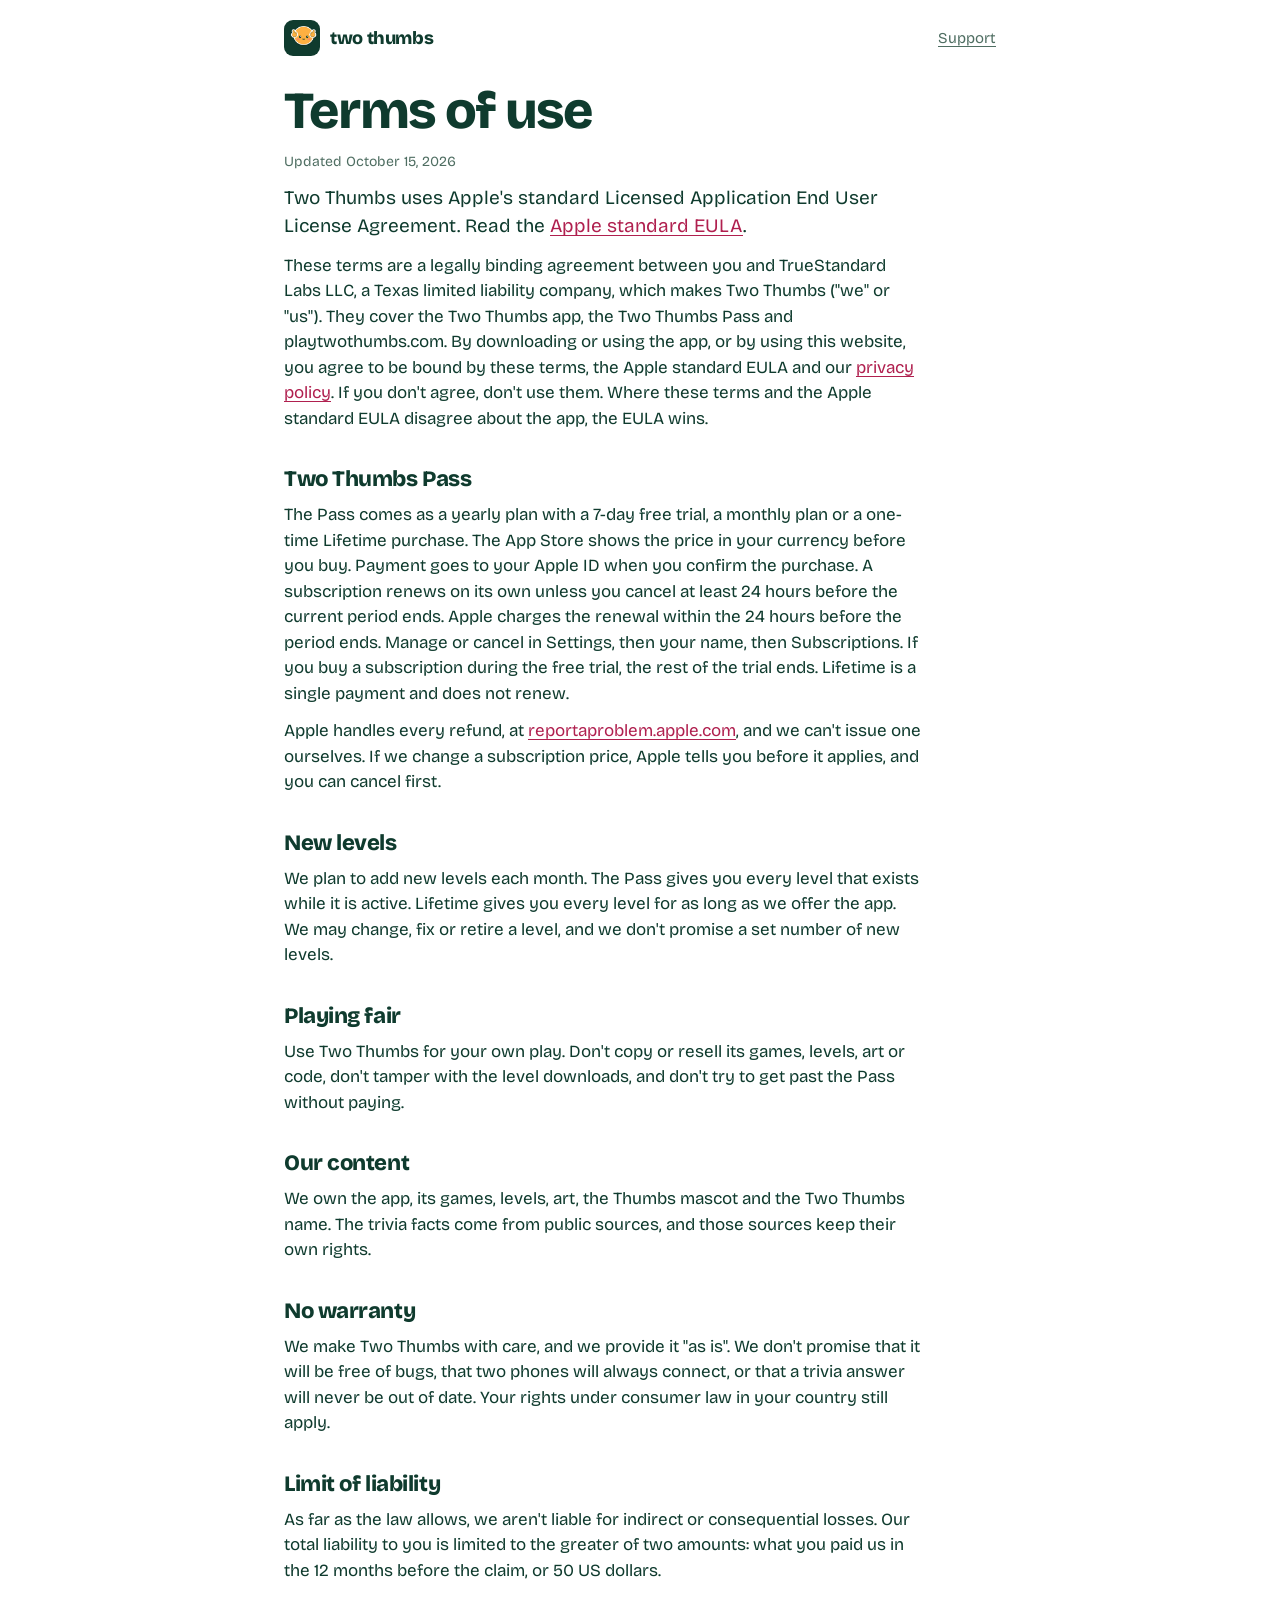
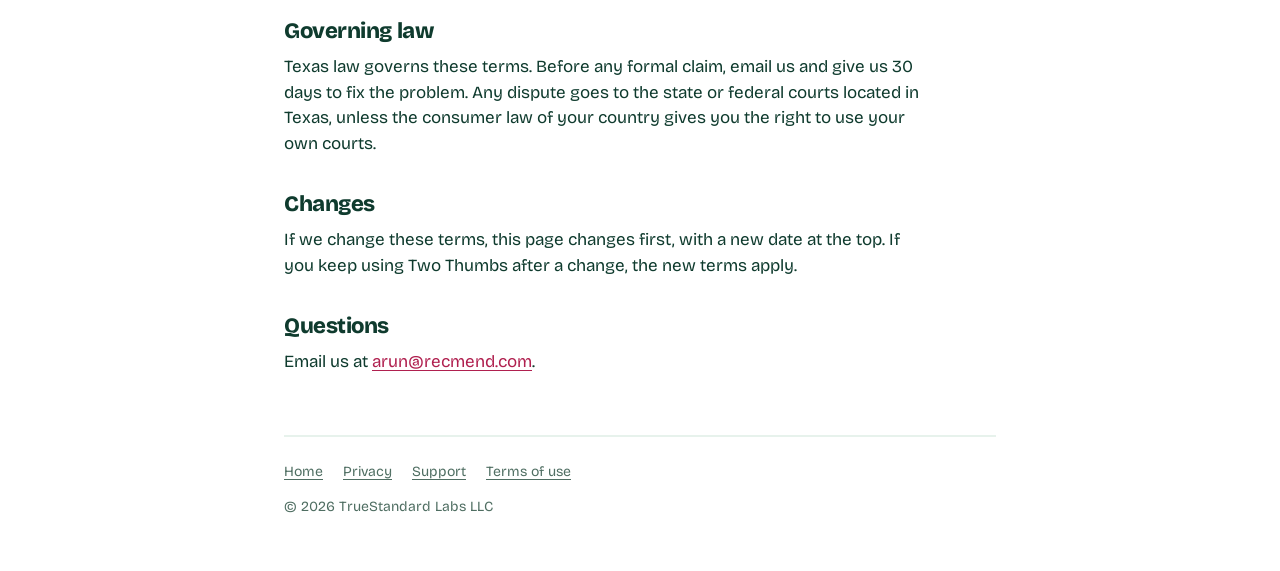
<file: terms.html>
<!doctype html>
<html lang="en">
<head>
<meta charset="utf-8">
<meta name="viewport" content="width=device-width, initial-scale=1">
<title>Terms of use · Two Thumbs</title>
<meta name="description" content="The terms for the Two Thumbs app, the Two Thumbs Pass and this website. Apple's standard EULA is the license for the app.">
<link rel="canonical" href="https://playtwothumbs.com/terms.html">
<meta name="theme-color" content="#FFFFFF" media="(prefers-color-scheme: light)">
<meta name="theme-color" content="#0F3B2E" media="(prefers-color-scheme: dark)">
<meta name="apple-itunes-app" content="app-id=6819222519">
<meta property="og:title" content="Terms of use · Two Thumbs">
<meta property="og:description" content="The terms for the Two Thumbs app, the Two Thumbs Pass and this website. Apple's standard EULA is the license for the app.">
<meta property="og:image" content="https://playtwothumbs.com/assets/mascot.png">
<link rel="icon" type="image/png" href="assets/favicon.png">
<link rel="apple-touch-icon" href="assets/apple-touch-icon.png">
<link rel="preload" href="assets/BricolageGrotesque-800.ttf" as="font" type="font/ttf" crossorigin>
<link rel="stylesheet" href="assets/site.css">
</head>
<body>
<a class="skip" href="#main">Skip to content</a>
<div class="wrap">
<header class="top">
  <a class="wordmark" href="./"><img src="assets/icon-120.png" alt="" width="36" height="36">two thumbs</a>
  <nav aria-label="Pages"><a href="support.html">Support</a></nav>
</header>
<main id="main">
<article class="doc">
  <h1>Terms of use</h1>
  <p class="updated">Updated October 15, 2026</p>
  <p class="doc-lead">Two Thumbs uses Apple's standard Licensed Application End User License Agreement. Read the <a href="https://www.apple.com/legal/internet-services/itunes/dev/stdeula/">Apple standard EULA</a>.</p>
  <p>These terms are a legally binding agreement between you and TrueStandard Labs LLC, a Texas limited liability company, which makes Two Thumbs ("we" or "us"). They cover the Two Thumbs app, the Two Thumbs Pass and playtwothumbs.com. By downloading or using the app, or by using this website, you agree to be bound by these terms, the Apple standard EULA and our <a href="privacy.html">privacy policy</a>. If you don't agree, don't use them. Where these terms and the Apple standard EULA disagree about the app, the EULA wins.</p>

  <h2>Two Thumbs Pass</h2>
  <p>The Pass comes as a yearly plan with a 7-day free trial, a monthly plan or a one-time Lifetime purchase. The App Store shows the price in your currency before you buy. Payment goes to your Apple ID when you confirm the purchase. A subscription renews on its own unless you cancel at least 24 hours before the current period ends. Apple charges the renewal within the 24 hours before the period ends. Manage or cancel in Settings, then your name, then Subscriptions. If you buy a subscription during the free trial, the rest of the trial ends. Lifetime is a single payment and does not renew.</p>
  <p>Apple handles every refund, at <a href="https://reportaproblem.apple.com">reportaproblem.apple.com</a>, and we can't issue one ourselves. If we change a subscription price, Apple tells you before it applies, and you can cancel first.</p>

  <h2>New levels</h2>
  <p>We plan to add new levels each month. The Pass gives you every level that exists while it is active. Lifetime gives you every level for as long as we offer the app. We may change, fix or retire a level, and we don't promise a set number of new levels.</p>

  <h2>Playing fair</h2>
  <p>Use Two Thumbs for your own play. Don't copy or resell its games, levels, art or code, don't tamper with the level downloads, and don't try to get past the Pass without paying.</p>

  <h2>Our content</h2>
  <p>We own the app, its games, levels, art, the Thumbs mascot and the Two Thumbs name. The trivia facts come from public sources, and those sources keep their own rights.</p>

  <h2>No warranty</h2>
  <p>We make Two Thumbs with care, and we provide it "as is". We don't promise that it will be free of bugs, that two phones will always connect, or that a trivia answer will never be out of date. Your rights under consumer law in your country still apply.</p>

  <h2>Limit of liability</h2>
  <p>As far as the law allows, we aren't liable for indirect or consequential losses. Our total liability to you is limited to the greater of two amounts: what you paid us in the 12 months before the claim, or 50 US dollars.</p>

  <h2>Governing law</h2>
  <p>Texas law governs these terms. Before any formal claim, email us and give us 30 days to fix the problem. Any dispute goes to the state or federal courts located in Texas, unless the consumer law of your country gives you the right to use your own courts.</p>

  <h2>Changes</h2>
  <p>If we change these terms, this page changes first, with a new date at the top. If you keep using Two Thumbs after a change, the new terms apply.</p>

  <h2>Questions</h2>
  <p>Email us at <a href="mailto:arun@recmend.com">arun@recmend.com</a>.</p>
</article>
</main>
<footer>
  <nav aria-label="Legal">
    <a href="./">Home</a>
    <a href="privacy.html">Privacy</a>
    <a href="support.html">Support</a>
    <a href="terms.html">Terms of use</a>
  </nav>
  <p>© 2026 TrueStandard Labs LLC</p>
</footer>
</div>
</body>
</html>
</file>
<file: assets/home.css>
@font-face { font-family: "Bricolage"; src: url("bricolage-400.woff2") format("woff2"); font-weight: 400; font-display: swap; }
@font-face { font-family: "Bricolage"; src: url("bricolage-800.woff2") format("woff2"); font-weight: 800; font-display: swap; }

:root {
  --palm: #0F3B2E;
  --frond: #E7F2EC;
  --moss: #4F6E62;
  --pink: #D42B63;
  --mango: #FFB547;
  --cobalt: #256BE5;
  --lime: #7BC74D;
  --tangerine: #FF7A45;
  --night-surface: #164A3A;
  --night-muted: #A9C2B8;
  --night-shadow: #0A2A20;

  --bg: #FFFFFF;
  --ink: var(--palm);
  --muted: var(--moss);
  --well: var(--frond);
  --line: var(--palm);
  --shadow: var(--palm);
  --surface: #FFFFFF;
  --sea: #E7F2EC;
  --sea-line: #CFE5DA;
  --cloud: #FFFFFF;
  --glow: 0;

  --gutter: 24px;
  --max: 1240px;
  --ease-pop: cubic-bezier(.34, 1.56, .64, 1);
  --ease-out: cubic-bezier(.22, 1, .36, 1);
  color-scheme: light;
}

:root[data-theme="night"] {
  --bg: var(--palm);
  --ink: #FFFFFF;
  --muted: var(--night-muted);
  --well: var(--night-surface);
  --line: #FFFFFF;
  --shadow: var(--night-shadow);
  --surface: var(--night-surface);
  --sea: #0B3327;
  --sea-line: #164A3A;
  --cloud: #E7F2EC;
  --glow: 1;
  color-scheme: dark;
}
@media (prefers-color-scheme: dark) {
  :root:not([data-theme="day"]) {
    --bg: var(--palm);
    --ink: #FFFFFF;
    --muted: var(--night-muted);
    --well: var(--night-surface);
    --line: #FFFFFF;
    --shadow: var(--night-shadow);
    --surface: var(--night-surface);
    --sea: #0B3327;
    --sea-line: #164A3A;
    --cloud: #E7F2EC;
    --glow: 1;
    color-scheme: dark;
  }
}

*, *::before, *::after { box-sizing: border-box; }
html { -webkit-text-size-adjust: 100%; scroll-behavior: smooth; overflow-x: clip; }
body {
  margin: 0;
  background: var(--bg);
  color: var(--ink);
  font: 400 18px/1.45 "Bricolage", ui-rounded, system-ui, sans-serif;
  overflow-x: clip;
  transition: background-color .5s var(--ease-out), color .5s var(--ease-out);
}
img { display: block; max-width: 100%; height: auto; }
a { color: inherit; text-decoration-thickness: 2px; text-underline-offset: 3px; }
button { font: inherit; color: inherit; }
h1, h2, h3, p, ul { margin: 0; }
ul { padding: 0; list-style: none; }
:focus-visible { outline: 3px solid var(--pink); outline-offset: 3px; border-radius: 12px; }
[hidden] { display: none !important; }
.sr-only { position: absolute; width: 1px; height: 1px; overflow: hidden; clip: rect(0 0 0 0); white-space: nowrap; }
.skip { position: absolute; left: -999px; top: 8px; background: var(--ink); color: var(--bg); padding: 10px 16px; border-radius: 12px; z-index: 100; }
.skip:focus { left: 8px; }

.display { font-weight: 800; font-size: clamp(44px, 7.4vw, 108px); line-height: .9; letter-spacing: -.045em; }
.eyebrow { font-weight: 800; font-size: 14px; letter-spacing: .08em; text-transform: uppercase; color: var(--muted); }
.lead, .section-lead { font-size: clamp(18px, 1.6vw, 21px); line-height: 1.45; }
.section-lead { color: var(--muted); max-width: 34em; }

.avatar {
  display: inline-grid; place-items: center; flex: none;
  width: 46px; height: 46px; border-radius: 50%;
  border: 3px solid var(--palm); font-size: 25px; line-height: 1;
}
.avatar-pink { background: var(--pink); }
.avatar-mango { background: var(--mango); }

.btn {
  display: inline-flex; align-items: center; justify-content: center; gap: 8px;
  min-height: 60px; padding: 0 28px; border-radius: 22px;
  border: 3px solid var(--line); box-shadow: 0 6px 0 var(--shadow);
  font-weight: 800; font-size: 19px; line-height: 1; text-decoration: none; cursor: pointer;
  transition: transform .12s var(--ease-out), box-shadow .12s var(--ease-out), background-color .3s;
  -webkit-tap-highlight-color: transparent; user-select: none;
}
.btn:hover { transform: translateY(-2px); box-shadow: 0 8px 0 var(--shadow); }
.btn:active { transform: translateY(4px); box-shadow: 0 2px 0 var(--shadow); }
.btn-pink { background: var(--pink); color: #fff; }
.btn-mango { background: var(--mango); color: var(--palm); }
.btn-palm { background: var(--palm); color: #fff; }
.btn-ghost { background: var(--well); color: var(--ink); border-color: transparent; box-shadow: none; }
.btn-ghost:hover, .btn-ghost:active { box-shadow: none; }
.btn-small { min-height: 46px; padding: 0 18px; font-size: 16px; border-radius: 16px; box-shadow: 0 4px 0 var(--shadow); }
.btn-small:hover { box-shadow: 0 6px 0 var(--shadow); }
:root[data-theme="night"] .btn-palm { background: #fff; color: var(--palm); }
@media (prefers-color-scheme: dark) { :root:not([data-theme="day"]) .btn-palm { background: #fff; color: var(--palm); } }

.sticker {
  display: inline-block; padding: 8px 16px; border-radius: 999px;
  border: 3px solid var(--line); box-shadow: 0 4px 0 var(--shadow);
  background: var(--surface); font-weight: 800; font-size: 16px; transform: rotate(-4deg);
}
.sticker-mango { background: var(--mango); color: var(--palm); }

/* ---------- bar ---------- */
.bar {
  position: sticky; top: 0; z-index: 40;
  display: flex; align-items: center; gap: 20px;
  padding: 14px var(--gutter);
  background: color-mix(in srgb, var(--bg) 88%, transparent);
  backdrop-filter: blur(10px); -webkit-backdrop-filter: blur(10px);
  transition: background-color .5s var(--ease-out);
}
.wordmark { white-space: nowrap; display: flex; align-items: center; gap: 10px; font-weight: 800; font-size: 20px; letter-spacing: -.02em; text-decoration: none; margin-right: auto; }
.wordmark img { border-radius: 11px; border: 2px solid var(--line); }
.bar-nav { display: flex; gap: 22px; font-weight: 800; font-size: 16px; }
.bar-nav a { text-decoration: none; }
.bar-nav a:hover { text-decoration: underline; }

.lamp {
  position: relative; width: 48px; height: 46px; padding: 0; border: 0; background: none; cursor: pointer;
}
.lamp-cord { position: absolute; left: 50%; top: -30px; width: 3px; height: 34px; background: var(--ink); transform-origin: top; transition: height .25s var(--ease-pop); }
.lamp-shade { position: absolute; inset: 4px 0 0; width: 48px; height: 40px; overflow: visible; }
.lamp-shade path, .pendant-shade path { fill: var(--mango); stroke: var(--line); stroke-width: 3; stroke-linejoin: round; }
.lamp-bulb { fill: var(--bg); stroke: var(--line); stroke-width: 3; transition: fill .3s; }
.lamp.is-pulled .lamp-cord { height: 44px; }
.lamp-tip { position: absolute; top: 50px; left: 50%; translate: -50% 0; padding: 3px 8px; border-radius: 8px; background: var(--ink); color: var(--bg); font-size: 12px; font-weight: 800; white-space: nowrap; opacity: 0; pointer-events: none; transition: opacity .2s; }
.lamp:hover .lamp-tip, .lamp:focus-visible .lamp-tip { opacity: 1; }
.lamp:hover .lamp-shade { animation: swing .8s ease-in-out; transform-origin: 50% 0; }
@keyframes swing { 30% { rotate: 8deg; } 65% { rotate: -5deg; } }
:root[data-theme="night"] .lamp-bulb { fill: #FFE7A8; filter: drop-shadow(0 0 8px #FFD27A); }
@media (prefers-color-scheme: dark) { :root:not([data-theme="day"]) .lamp-bulb { fill: #FFE7A8; filter: drop-shadow(0 0 8px #FFD27A); } }

/* ---------- hero ---------- */
.hero { max-width: var(--max); margin: 0 auto; padding: clamp(20px, 4vw, 56px) var(--gutter) clamp(48px, 7vw, 96px); }
.hero-title {
  margin-top: 14px;
  font-weight: 800; font-size: clamp(56px, 12.4vw, 196px); line-height: .86; letter-spacing: -.055em;
}
.hero-line { display: block; white-space: nowrap; }
.hero-line + .hero-line { position: relative; display: block; width: fit-content; margin-left: .5em; padding-right: 1.05em; }
.hero-on { color: var(--pink); }
.js .hero-title .w, .js .hero-mascot { display: inline-block; animation: word-in .7s var(--ease-pop) calc(var(--i) * 110ms + 80ms) both; }
.js .hero-mascot { --i: 4; animation: word-in .7s var(--ease-pop) 560ms both, mascot-bob 3.2s ease-in-out 1.3s infinite; }
@keyframes word-in { from { opacity: 0; transform: translateY(.35em) rotate(-6deg) scale(.9); } }
.hero-mascot {
  position: absolute; width: .98em; height: auto;
  right: -.02em; top: -.12em;
  transform: rotate(8deg);
  animation: mascot-bob 3.2s ease-in-out infinite;
  cursor: pointer;
}
@keyframes mascot-bob { 0%, 100% { translate: 0 0; } 50% { translate: 0 -10px; } }
.js .hero-mascot.is-hop { animation: mascot-hop .7s var(--ease-pop); }
@keyframes mascot-hop { 0% { translate: 0 0; } 35% { translate: 0 -40px; rotate: -10deg; } 70% { translate: 0 4px; } 100% { translate: 0 0; } }

.hero-grid { display: grid; grid-template-columns: minmax(0, 520px) minmax(0, 1fr); gap: clamp(28px, 5vw, 80px); align-items: start; margin-top: clamp(28px, 4vw, 56px); }
.hero-copy { display: grid; gap: 24px; justify-items: start; padding-top: 12px; max-width: 30em; }
.facts { display: flex; flex-wrap: wrap; gap: 8px; }
.facts li { padding: 6px 12px; border-radius: 999px; background: var(--well); font-size: 14px; font-weight: 800; letter-spacing: .01em; }

/* ---------- stage (the playable round) ---------- */
.stage {
  position: relative; min-height: 470px;
  border: 3px solid var(--line); border-radius: 32px; box-shadow: 0 10px 0 var(--shadow);
  background: var(--surface); padding: 22px;
  display: grid; overflow: hidden;
  transition: background-color .4s var(--ease-out);
}
.stage > * { grid-area: 1 / 1; }
.stage { overflow: visible; }
.stage > .stage-turn {
  grid-area: auto; position: absolute; z-index: 5; top: -22px; left: 22px;
  display: inline-flex; align-items: center; gap: 6px; padding: 4px 16px 4px 4px; border-radius: 999px;
  background: var(--mango); color: var(--palm); border: 3px solid var(--line); box-shadow: 0 4px 0 var(--shadow);
  font-weight: 800; font-size: 17px; transform: rotate(-4deg); white-space: nowrap;
  animation: sticker-in .45s var(--ease-pop) .9s both;
}
.stage-turn .avatar { width: 30px; height: 30px; font-size: 16px; border-width: 2px; }
.stage-turn .avatar + .avatar { margin-left: -12px; }
.stage.is-playing > .stage-turn { display: none; }
.stage.is-night { --surface: var(--palm); background: var(--palm); color: #fff; border-color: #fff; box-shadow: 0 10px 0 var(--night-shadow); }
.scene-in { animation: scene-in .45s var(--ease-out) both; }
@keyframes scene-in { from { opacity: 0; transform: translateY(14px) scale(.98); } }

.stage-pads { position: relative; display: grid; }
.pads { display: grid; grid-template-columns: 1fr 1fr; gap: 14px; }
.pad {
  --pc: var(--pink); --on: #fff;
  position: relative; overflow: hidden; display: grid; place-items: center; align-content: center; gap: 18px;
  min-height: 420px; border-radius: 28px; padding: 18px 10px;
  border: 3px dashed var(--line); background: var(--surface); cursor: pointer;
  font-weight: 800; font-size: 19px; isolation: isolate;
  transition: transform .14s var(--ease-out), box-shadow .14s var(--ease-out);
  touch-action: manipulation; -webkit-tap-highlight-color: transparent; user-select: none; -webkit-user-select: none;
}
.pad-mango { --pc: var(--mango); --on: var(--palm); }
.pad-fill { position: absolute; inset: 0; z-index: -1; background: var(--pc); transform: scaleY(var(--fill, 0)); transform-origin: 50% 100%; }
.pad.is-filling .pad-fill { transition: transform .55s cubic-bezier(.3, .1, .3, 1); }
.pad.is-draining .pad-fill { transition: transform .3s ease-out; }
.pad-thumb { width: 104px; transition: transform .35s var(--ease-pop); animation: thumb-idle 2.6s ease-in-out infinite; }
.pad-thumb-r { animation-delay: -1.3s; }
@keyframes thumb-idle { 0%, 100% { transform: rotate(-6deg) translateY(0); } 50% { transform: rotate(4deg) translateY(-6px); } }
.pad:hover .pad-thumb { transform: scale(1.06); }
.pad-who { display: inline-flex; align-items: center; gap: 8px; padding: 4px 14px 4px 4px; border-radius: 999px; background: var(--well); color: var(--ink); transition: background-color .2s, color .2s; }
.pad-who .avatar { width: 34px; height: 34px; font-size: 18px; border-width: 2px; }
.pad[aria-pressed="true"] { border-style: solid; box-shadow: 0 6px 0 var(--shadow); transform: translateY(-2px); }
.pad[aria-pressed="true"] .pad-who { background: #fff; color: var(--palm); }
.pad[aria-pressed="true"] .pad-thumb { animation: thumb-yes .45s var(--ease-pop) both; }
@keyframes thumb-yes { 0% { transform: scale(.7) rotate(-20deg); } 100% { transform: scale(1.12) rotate(0); } }
.pad-key {
  position: absolute; top: 12px; right: 12px; min-width: 32px; height: 32px; border-radius: 9px; padding: 0 6px;
  display: grid; place-items: center; font: 800 15px/1 "Bricolage", sans-serif; color: var(--ink);
  border: 2px solid var(--line); box-shadow: 0 3px 0 var(--shadow); background: var(--surface);
}
.pad[aria-pressed="true"] .pad-key { transform: translateY(3px); box-shadow: none; }

.ghost {
  position: absolute; left: 0; top: 0; z-index: 900; width: 46px; height: 46px; margin: -23px 0 0 -23px; border-radius: 50%;
  background: rgba(15, 59, 46, .28); border: 3px solid #fff; box-shadow: 0 0 0 2px rgba(15, 59, 46, .35);
  pointer-events: none; opacity: 0;
}
.ghost::after { content: ""; position: absolute; inset: -3px; border-radius: 50%; border: 3px solid #fff; opacity: 0; }
.ghost.is-tap::after { animation: ripple .6s ease-out; }
@keyframes ripple { 0% { opacity: .9; transform: scale(1); } 100% { opacity: 0; transform: scale(2.4); } }
@keyframes pop { 0% { transform: scale(.6); } 100% { transform: scale(1); } }

.die-wrap { display: grid; place-items: center; align-content: center; gap: 22px; text-align: center; }
.die {
  width: 120px; height: 120px; border-radius: 28px; background: #fff;
  border: 3px solid var(--palm); box-shadow: 0 6px 0 var(--palm);
  display: grid; grid-template: repeat(3, 1fr) / repeat(3, 1fr); padding: 16px; gap: 4px;
}
.die i { width: 20px; height: 20px; border-radius: 50%; background: var(--palm); place-self: center; visibility: hidden; }
.die.is-rolling { animation: tumble 1.1s var(--ease-out); }
@keyframes tumble {
  0% { transform: rotate(0) translateY(0); }
  25% { transform: rotate(200deg) translateY(-40px); }
  55% { transform: rotate(390deg) translateY(0); }
  75% { transform: rotate(350deg) translateY(-10px); }
  100% { transform: rotate(360deg) translateY(0); }
}
.first { font-weight: 800; font-size: 30px; letter-spacing: -.025em; }

.round { display: grid; grid-template-rows: auto auto 1fr auto; gap: 14px; }
.round-top { display: flex; align-items: center; justify-content: space-between; gap: 8px; }
.pill {
  display: inline-flex; align-items: center; gap: 6px; padding: 4px 12px 4px 4px; border-radius: 999px;
  font-weight: 800; font-size: 16px;
}
.pill .avatar { width: 28px; height: 28px; font-size: 15px; border-width: 2px; background: #fff; }
.pill-pink { background: var(--pink); color: #fff; }
.pill-mango { background: var(--mango); color: var(--palm); }
.pill.is-bump { animation: bump .5s var(--ease-pop); }
@keyframes bump { 40% { transform: scale(1.25) rotate(-4deg); } }
.round-cap { font-size: 14px; font-weight: 800; letter-spacing: .02em; color: var(--muted); text-align: center; }
.turn {
  justify-self: start; display: inline-flex; align-items: center; gap: 8px;
  padding: 4px 14px 4px 4px; border-radius: 999px; border: 3px solid var(--line); box-shadow: 0 4px 0 var(--shadow);
  font-weight: 800; font-size: 16px; transform: rotate(-3deg); animation: sticker-in .35s var(--ease-pop) both;
}
.turn .avatar { width: 30px; height: 30px; font-size: 16px; border-width: 2px; background: #fff; }
@keyframes sticker-in { from { transform: rotate(-12deg) scale(.6); opacity: 0; } }
.turn-pink { background: var(--pink); color: #fff; }
.turn-mango { background: var(--mango); color: var(--palm); }
.question { font-weight: 800; font-size: clamp(24px, 2.4vw, 30px); line-height: 1.07; letter-spacing: -.025em; }
.guess { display: grid; align-content: center; gap: 12px; }
.guess-num { font-weight: 800; font-size: clamp(84px, 9vw, 132px); line-height: .9; letter-spacing: -.05em; text-align: center; font-variant-numeric: tabular-nums; }
.range { --fill: var(--pink); --pct: 50%; width: 100%; height: 34px; appearance: none; -webkit-appearance: none; background: transparent; cursor: pointer; margin: 0; }
.range::-webkit-slider-runnable-track { height: 14px; border-radius: 999px; background: linear-gradient(90deg, var(--fill) var(--pct), var(--well) var(--pct)); }
.range::-moz-range-track { height: 14px; border-radius: 999px; background: linear-gradient(90deg, var(--fill) var(--pct), var(--well) var(--pct)); }
.range::-webkit-slider-thumb { -webkit-appearance: none; width: 34px; height: 34px; margin-top: -10px; border-radius: 50%; background: #fff; border: 3px solid var(--palm); box-shadow: 0 3px 0 var(--palm); }
.range::-moz-range-thumb { width: 28px; height: 28px; border-radius: 50%; background: #fff; border: 3px solid var(--palm); box-shadow: 0 3px 0 var(--palm); }
.range-ends { display: flex; justify-content: space-between; font-size: 13px; color: var(--muted); }
.round .btn { width: 100%; }

.handoff { display: grid; place-items: center; align-content: center; gap: 18px; text-align: center; }
.handoff img { width: 170px; }
.handoff-title { font-weight: 800; font-size: 30px; line-height: 1.05; letter-spacing: -.025em; }
.handoff p { color: var(--muted); }
.handoff .btn { min-height: 48px; border-radius: 18px; font-size: 17px; }

.reveal { display: grid; gap: 14px; align-content: start; }
.answer { font-weight: 800; font-size: clamp(72px, 7vw, 96px); line-height: .92; letter-spacing: -.05em; text-align: center; font-variant-numeric: tabular-nums; }
.answer-cap { text-align: center; font-size: 14px; font-weight: 800; color: var(--muted); }
.line { position: relative; height: 64px; margin: 6px 14px 0; }
.line-track { position: absolute; left: 0; right: 0; top: 30px; height: 6px; border-radius: 999px; background: var(--well); }
.line-flag { position: absolute; top: 18px; width: 4px; height: 30px; margin-left: -2px; background: var(--ink); border-radius: 2px; }
.line-mark { position: absolute; top: 0; translate: -50% 0; transition: left .9s var(--ease-out); }
.line-mark .avatar { width: 30px; height: 30px; font-size: 16px; border-width: 2px; }
.line-mark.is-mango { top: 34px; }
.verdict { text-align: center; font-weight: 800; font-size: 28px; letter-spacing: -.03em; line-height: 1.05; }
.offs { display: flex; justify-content: center; gap: 8px; flex-wrap: wrap; font-size: 14px; font-weight: 800; }
.offs span { padding: 4px 10px; border-radius: 999px; background: var(--well); }
.fact { padding: 14px 16px; border-radius: 22px; background: var(--well); font-size: 16px; }
.fact b { display: block; font-size: 13px; letter-spacing: .03em; text-transform: uppercase; color: var(--muted); margin-bottom: 2px; }
.host { display: flex; align-items: center; gap: 10px; }
.host img { width: 58px; flex: none; }
.bubble { position: relative; padding: 10px 14px; border-radius: 18px; border: 3px solid var(--line); background: var(--surface); font-weight: 800; font-size: 16px; line-height: 1.25; }
.bubble::before { content: ""; position: absolute; left: -10px; top: 50%; width: 14px; height: 14px; background: inherit; border-left: 3px solid var(--line); border-bottom: 3px solid var(--line); transform: translateY(-50%) rotate(45deg); }

.recap { display: grid; gap: 16px; align-content: center; justify-items: center; text-align: center; }
.recap-avatar { width: 112px; height: 112px; font-size: 60px; border-color: #fff; box-shadow: 6px 6px 0 var(--night-shadow); transform: rotate(5deg); animation: pop .5s var(--ease-pop); }
.recap-title { font-weight: 800; font-size: clamp(42px, 4.6vw, 54px); line-height: .95; letter-spacing: -.035em; }
.recap .bubble { background: var(--night-surface); border-color: #fff; color: #fff; }
.recap-actions { display: grid; gap: 12px; width: 100%; }
.recap .btn-mango { border-color: #fff; box-shadow: 0 6px 0 var(--night-shadow); }
.recap .btn-ghost { background: transparent; border: 2px solid var(--moss); color: var(--frond); }
.recap-link { color: var(--mango); font-weight: 800; }

.confetti { position: absolute; inset: 0; pointer-events: none; overflow: hidden; }
.confetti i { position: absolute; top: -20px; width: 10px; height: 16px; border-radius: 3px; animation: fall 1.4s cubic-bezier(.2, .6, .4, 1) forwards; }
@keyframes fall { to { transform: translate(var(--dx), 560px) rotate(var(--rot)); opacity: .2; } }

/* ---------- couch scroll scene ---------- */
.couch { position: relative; height: 300vh; background: var(--well); transition: background-color .5s var(--ease-out); }
.couch-pin {
  position: sticky; top: 0; height: 100vh; height: 100svh; overflow: hidden;
  display: grid; grid-template-columns: minmax(0, 1fr) minmax(0, 1fr); align-items: center; gap: 24px;
  max-width: var(--max); margin: 0 auto; padding: 72px var(--gutter) 24px;
  --apart: 1; --game: 0;
}
.couch-text { position: relative; display: grid; gap: 22px; align-content: center; }
.couch-a, .couch-b { grid-area: 1 / 1; font-weight: 800; font-size: clamp(46px, 6.6vw, 100px); line-height: .9; letter-spacing: -.045em; transition: opacity .5s var(--ease-out), transform .5s var(--ease-out); }
.couch-b { opacity: 0; transform: translateY(30px); }
.couch-text.is-game .couch-a { opacity: 0; transform: translateY(-30px); }
.couch-text.is-game .couch-b { opacity: 1; transform: none; }
.couch-chips { display: flex; flex-wrap: wrap; gap: 10px; }
.chip {
  padding: 10px 16px; border-radius: 999px; border: 3px solid var(--line); box-shadow: 0 4px 0 var(--shadow);
  background: var(--surface); font-weight: 800; font-size: 17px;
  opacity: 0; transform: translateY(16px) rotate(0); transition: opacity .4s var(--ease-out), transform .45s var(--ease-pop);
}
.chip-1 { background: var(--pink); color: #fff; }
.chip-2 { background: var(--mango); color: var(--palm); }
.chip-3 { background: var(--lime); color: var(--palm); }
.chip.is-on { opacity: 1; }
.chip-1.is-on { transform: rotate(-4deg); }
.chip-2.is-on { transform: rotate(3deg); }
.chip-3.is-on { transform: rotate(-2deg); }

.couch-scene { position: relative; height: min(70vh, 620px); }
.phone {
  position: absolute; top: 50%; left: 50%; width: clamp(150px, 15vw, 210px); aspect-ratio: 9 / 19;
  border-radius: 32px; border: 3px solid var(--palm); background: var(--palm); padding: 8px;
  box-shadow: 0 8px 0 var(--night-shadow);
}
.phone-l { transform: translate(calc(-50% - var(--apart) * 75%), -50%) rotate(calc(var(--apart) * -9deg)); opacity: calc(1 - var(--game)); }
.phone-r { transform: translate(calc(-50% + var(--apart) * 75%), -50%) rotate(calc(var(--apart) * 9deg)); opacity: calc(1 - var(--game)); }
.phone-game { transform: translate(-50%, -50%) scale(calc(.85 + var(--game) * .2)); opacity: var(--game); }
.feed { height: 100%; border-radius: 24px; overflow: hidden; background: #24493D; }
.feed-roll { display: grid; gap: 8px; padding: 8px; animation: feed 9s linear infinite; }
.phone-r .feed-roll { animation-duration: 7s; }
.post { display: grid; gap: 6px; padding: 8px; border-radius: 14px; background: #2F584A; }
.post-head { display: flex; align-items: center; gap: 6px; }
.post-head i { width: 18px; height: 18px; border-radius: 50%; background: var(--c, #7BC74D); flex: none; }
.post-head b { height: 6px; width: 52%; border-radius: 3px; background: #4F786A; }
.post-img { aspect-ratio: var(--ar, 1); border-radius: 10px; background: var(--c, #3B6355); opacity: .55; }
.post-foot { display: flex; gap: 6px; }
.post-foot i { width: 12px; height: 12px; border-radius: 50%; border: 2px solid #A9C2B8; }
.post-foot i:first-child { border-color: #D42B63; background: #D42B63; }
@keyframes feed { to { transform: translateY(-50%); } }
.person { position: absolute; top: 50%; transition: transform .2s linear; }
.person .avatar { width: 64px; height: 64px; font-size: 34px; }
.person-pink { left: 50%; transform: translate(calc(-50% - 150px - var(--apart) * 200px), calc(-50% + 170px)); }
.person-mango { left: 50%; transform: translate(calc(-50% + 150px + var(--apart) * 200px), calc(-50% + 170px)); }
.mini { height: 100%; border-radius: 24px; background: #fff; color: var(--palm); padding: 12px 10px; display: grid; grid-template-rows: auto auto 1fr auto auto; gap: 8px; }
.mini-track { height: 8px; border-radius: 4px; background: linear-gradient(90deg, var(--pink) 44%, var(--frond) 44%); margin: 0 4px 6px; }
.mini-pills { display: flex; justify-content: space-between; }
.mini-pill { font-weight: 800; font-size: 12px; padding: 2px 8px; border-radius: 999px; }
.mini-pink { background: var(--pink); color: #fff; }
.mini-mango { background: var(--mango); }
.mini-q { font-weight: 800; font-size: 13px; line-height: 1.1; }
.mini-num { font-weight: 800; font-size: 54px; letter-spacing: -.05em; text-align: center; align-self: center; }
.mini-pads { display: grid; grid-template-columns: 1fr 1fr; gap: 6px; }
.mini-pad { height: 54px; border-radius: 14px; border: 2px solid var(--palm); display: grid; place-items: center; font-size: 20px; box-shadow: 0 3px 0 var(--palm); }
.mini-pad-pink { background: var(--pink); }
.mini-pad-mango { background: var(--mango); }
.mini { position: relative; overflow: hidden; }
.mini-recap {
  position: absolute; inset: 0; border-radius: 24px; background: var(--palm); color: #fff;
  display: grid; place-items: center; align-content: center; gap: 10px; text-align: center; padding: 10px;
  opacity: 0; transform: translateY(16px); transition: opacity .4s var(--ease-out), transform .45s var(--ease-pop);
}
.mini-recap b { font-size: 22px; line-height: 1; letter-spacing: -.03em; }
.mini-recap-av { width: 56px; height: 56px; border-radius: 50%; background: var(--pink); border: 3px solid #fff; display: grid; place-items: center; font-size: 30px; box-shadow: 4px 4px 0 var(--night-shadow); transform: rotate(5deg); }
.mini-recap-btn { padding: 6px 14px; border-radius: 12px; background: var(--mango); color: var(--palm); border: 2px solid #fff; font-weight: 800; font-size: 12px; }
.couch-pin.is-recap .mini-recap { opacity: 1; transform: none; }

/* ---------- island ---------- */
.island { position: relative; padding: clamp(72px, 9vw, 130px) 0 clamp(40px, 6vw, 80px); }
.island-head { max-width: var(--max); margin: 0 auto; padding: 0 var(--gutter); display: grid; gap: 18px; }
.districts { display: flex; flex-wrap: wrap; gap: 10px; margin-top: 6px; }
.district {
  padding: 9px 16px; border-radius: 999px; border: 3px solid var(--line); background: var(--surface);
  font-weight: 800; font-size: 15px; cursor: pointer; transition: transform .15s var(--ease-out), box-shadow .15s;
}
.district:hover { transform: translateY(-2px); }
.district[aria-pressed="true"] { background: var(--ink); color: var(--bg); box-shadow: 0 4px 0 var(--pink); }
.district[data-district]:not([data-district="all"])::before { content: ""; display: inline-block; width: 10px; height: 10px; border-radius: 50%; margin-right: 8px; vertical-align: 0; border: 2px solid var(--line); }
.district[data-district="puzzle"]::before { background: var(--pink); }
.district[data-district="classic"]::before { background: var(--cobalt); }
.district[data-district="party"]::before { background: var(--mango); }

.island-sea {
  position: relative; margin-top: clamp(28px, 4vw, 48px);
  background-color: var(--sea);
  background-image: radial-gradient(circle at 50% 50%, transparent 58%, var(--bg) 100%),
    url("data:image/svg+xml,%3Csvg xmlns='http://www.w3.org/2000/svg' width='120' height='40'%3E%3Cpath d='M0 20 q15 -10 30 0 t30 0' fill='none' stroke='%23000' stroke-opacity='.07' stroke-width='3' stroke-linecap='round'/%3E%3C/svg%3E");
  background-size: 100% 100%, 120px 40px;
  animation: drift 14s linear infinite;
  transition: background-color .5s var(--ease-out);
}
@keyframes drift { to { background-position: 0 0, 120px 0; } }
.map { position: relative; max-width: 1320px; margin: 0 auto; padding: 0 var(--gutter); }
.tile { position: absolute; }
.tile-btn {
  position: absolute; inset: 0; padding: 0; border: 0; background: none; cursor: pointer; display: block;
  -webkit-tap-highlight-color: transparent;
}
.tile-art {
  position: absolute; left: 0; bottom: 0; width: 100%; pointer-events: none; z-index: var(--z);
  animation: bob var(--bob, 5s) ease-in-out var(--delay, 0s) infinite;
  transition: filter .3s, opacity .3s, transform .3s var(--ease-pop);
}
@keyframes bob { 0%, 100% { translate: 0 0; } 50% { translate: 0 -5px; } }
.tile.is-hover .tile-art, .tile-btn:focus-visible .tile-art { transform: translateY(-14px) scale(1.04); }
.tile-btn:focus-visible { outline: none; }
.tile-name {
  position: absolute; left: 50%; bottom: calc(var(--face) * 1px - 6px); translate: -50% 0; white-space: nowrap;
  padding: 5px 12px; border-radius: 999px; border: 2.5px solid var(--palm); background: #fff; color: var(--palm);
  font-weight: 800; font-size: 14px; box-shadow: 0 3px 0 var(--palm); pointer-events: none; z-index: calc(var(--z) + 1000);
  transition: transform .3s var(--ease-pop), background-color .2s;
}
.tile.is-hover .tile-name, .tile-btn:focus-visible .tile-name { transform: translateY(-18px) rotate(-3deg); background: var(--mango); }
.tile[data-group="puzzle"] .tile-name::before, .tile[data-group="classic"] .tile-name::before, .tile[data-group="party"] .tile-name::before {
  content: ""; display: inline-block; width: 9px; height: 9px; border-radius: 50%; margin-right: 6px; vertical-align: 1px;
}
.tile[data-group="puzzle"] .tile-name::before { background: var(--pink); }
.tile[data-group="classic"] .tile-name::before { background: var(--cobalt); }
.tile[data-group="party"] .tile-name::before { background: var(--mango); }
.map[data-filter="puzzle"] .tile:not([data-group="puzzle"]) .tile-art,
.map[data-filter="classic"] .tile:not([data-group="classic"]) .tile-art,
.map[data-filter="party"] .tile:not([data-group="party"]) .tile-art { filter: grayscale(1) opacity(.35); }
.map[data-filter="puzzle"] .tile:not([data-group="puzzle"]) .tile-name,
.map[data-filter="classic"] .tile:not([data-group="classic"]) .tile-name,
.map[data-filter="party"] .tile:not([data-group="party"]) .tile-name { opacity: 0; }
.tile-glow {
  position: absolute; left: 50%; top: 8%; width: 140%; aspect-ratio: 1; translate: -50% -30%; border-radius: 50%; pointer-events: none;
  background: radial-gradient(circle, rgba(255, 210, 122, .55), rgba(255, 210, 122, 0) 62%);
  opacity: var(--glow); z-index: calc(var(--z) + 1); transition: opacity .8s;
}
:root[data-theme="night"] .tile-art { filter: brightness(.82) saturate(.95); }
@media (prefers-color-scheme: dark) { :root:not([data-theme="day"]) .tile-art { filter: brightness(.82) saturate(.95); } }

.clouds { position: absolute; inset: -60px 0 0; z-index: 400; pointer-events: none; overflow: hidden; }
.cloud { position: absolute; width: clamp(260px, 36vw, 560px); overflow: visible; transition: transform .1s linear; }
.cloud path { fill: var(--cloud); stroke: var(--palm); stroke-width: 4; stroke-linejoin: round; filter: drop-shadow(0 8px 0 rgba(15, 59, 46, .18)); }
.cloud-1 { left: -4%; top: 6%; transform: translateX(calc(var(--part, 0) * -110%)); }
.cloud-2 { right: -6%; top: 0; transform: translateX(calc(var(--part, 0) * 110%)) scaleX(-1); }
.cloud-3 { left: 22%; top: 40%; transform: translateX(calc(var(--part, 0) * -170%)); }
.cloud-4 { right: 12%; top: 52%; transform: translateX(calc(var(--part, 0) * 170%)) scaleX(-1); }

.sheet {
  width: min(460px, calc(100vw - 32px)); max-height: calc(100vh - 40px); padding: 0;
  border: 3px solid var(--line); border-radius: 32px; box-shadow: 0 10px 0 var(--shadow);
  background: var(--surface); color: var(--ink); overflow: auto;
}
.sheet::backdrop { background: rgba(15, 59, 46, .55); backdrop-filter: blur(3px); }
.sheet[open] { animation: sheet-in .4s var(--ease-pop); }
@keyframes sheet-in { from { transform: translateY(40px) scale(.96); opacity: 0; } }
.sheet-inner { display: grid; gap: 10px; padding: 18px 24px 24px; position: relative; }
.sheet-grab { display: none; width: 40px; height: 5px; border-radius: 3px; background: var(--well); justify-self: center; }
.sheet-x { position: absolute; top: 14px; right: 14px; width: 44px; height: 44px; border-radius: 50%; border: 0; background: var(--well); font-size: 26px; line-height: 1; cursor: pointer; }
.sheet-art { width: 260px; justify-self: center; margin: 4px 0 2px; }
.sheet-group { font-size: 13px; font-weight: 800; letter-spacing: .05em; text-transform: uppercase; color: var(--muted); }
.sheet-name { font-weight: 800; font-size: 40px; line-height: .95; letter-spacing: -.035em; }
.sheet-meta { font-weight: 800; font-size: 15px; color: var(--pink); }
.sheet-blurb { font-size: 18px; }
.sheet-tags { display: flex; flex-wrap: wrap; gap: 8px; }
.sheet-tags li { padding: 5px 12px; border-radius: 999px; background: var(--well); font-weight: 800; font-size: 14px; }
.sheet-tags li.is-free { background: var(--lime); color: var(--palm); }
.sheet-tags li.is-pass { background: var(--mango); color: var(--palm); }
.sheet-nav { display: grid; grid-template-columns: 1fr 1.4fr; gap: 10px; margin-top: 8px; }
.sheet-nav .btn { min-height: 52px; font-size: 16px; padding: 0 12px; }

/* ---------- anywhere ---------- */
.anywhere { max-width: var(--max); margin: 0 auto; padding: clamp(40px, 7vw, 100px) var(--gutter); display: grid; grid-template-columns: 1fr 1fr; gap: clamp(20px, 3vw, 40px); }
.panel { display: grid; gap: 14px; align-content: start; }
.panel-title { font-weight: 800; font-size: clamp(32px, 3.4vw, 46px); line-height: .95; letter-spacing: -.035em; margin-top: 10px; }
.panel p { color: var(--muted); max-width: 32em; }
.air-screen, .pair-screen {
  position: relative; min-height: 330px; border-radius: 32px; border: 3px solid var(--line); box-shadow: 0 8px 0 var(--shadow);
  background: var(--surface); padding: 18px; overflow: hidden; display: grid; align-content: start; gap: 14px;
  transition: background-color .6s var(--ease-out);
}
.air-status { display: flex; justify-content: space-between; font-weight: 800; font-size: 15px; }
.air-icon { opacity: 0; transition: opacity .3s; }
.switch-row { display: flex; align-items: center; justify-content: space-between; gap: 12px; padding: 12px 14px; border-radius: 18px; background: var(--well); font-weight: 800; font-size: 18px; cursor: pointer; }
.switch-label { display: flex; align-items: center; gap: 10px; }
.air-glyph { display: grid; place-items: center; width: 34px; height: 34px; border-radius: 10px; background: var(--tangerine); color: #fff; font-size: 18px; }
.switch {
  appearance: none; -webkit-appearance: none; flex: none; width: 66px; height: 40px; border-radius: 999px; margin: 0; cursor: pointer;
  background: var(--moss); border: 3px solid var(--palm); position: relative; transition: background-color .25s;
}
.switch::after { content: ""; position: absolute; top: 3px; left: 3px; width: 28px; height: 28px; border-radius: 50%; background: #fff; border: 2px solid var(--palm); transition: transform .3s var(--ease-pop); }
.switch:checked { background: var(--lime); }
.switch:checked::after { transform: translateX(26px); }
.air-sky { position: relative; height: 60px; }
.air-plane { position: absolute; left: -80px; top: 6px; width: 64px; opacity: 0; }
.air-games { display: grid; grid-template-columns: repeat(8, 1fr); gap: 6px; }
.air-games li { aspect-ratio: 1; border-radius: 10px; filter: grayscale(1) opacity(.4); transition: filter .25s, transform .3s var(--ease-pop); }
.air-games li.is-on { filter: none; transform: rotate(-6deg) scale(1.06); }
.air-games img { width: 100%; height: 100%; object-fit: contain; }
.air-count { font-weight: 800; font-size: 20px; letter-spacing: -.02em; }
.is-offline { background: color-mix(in srgb, var(--surface) 70%, #9FD8F2); }
.is-offline .air-icon { opacity: 1; }
.is-offline .air-plane { animation: fly 3.4s var(--ease-out) forwards; }
@keyframes fly { 0% { left: -80px; opacity: 1; transform: rotate(-6deg); } 60% { transform: rotate(4deg); } 100% { left: calc(100% - 70px); opacity: 1; transform: rotate(0); } }

.seg { display: grid; grid-template-columns: 1fr 1fr; padding: 4px; border-radius: 18px; background: var(--well); }
.seg button { min-height: 46px; border: 0; border-radius: 14px; background: none; font-weight: 800; font-size: 16px; cursor: pointer; }
.seg button[aria-checked="true"] { background: var(--ink); color: var(--bg); }
.pair-stage { position: relative; height: 220px; }
.pphone { position: absolute; top: 18px; left: 50%; width: 92px; height: 180px; border-radius: 22px; border: 3px solid var(--palm); background: #fff; padding: 10px 8px; display: grid; align-content: end; gap: 6px; box-shadow: 0 6px 0 var(--palm); transition: transform .6s var(--ease-pop), opacity .4s; }
.pphone-1 { transform: translateX(-50%); grid-template-columns: 1fr 1fr; }
.pphone .pp-code { grid-column: 1 / -1; justify-self: center; align-self: start; margin-bottom: auto; opacity: 0; transition: opacity .3s .5s; }
.pphone-1 { grid-template-rows: 1fr auto; }
[data-pair="two"] .pp-code { opacity: 1; }
.pphone-2 { transform: translateX(-50%) scale(.6); opacity: 0; grid-template-rows: 1fr auto; }
.pp-pad { height: 46px; border-radius: 12px; border: 2px solid var(--palm); }
.pp-pink { background: var(--pink); }
.pp-mango { background: var(--mango); }
.pp-code { font-weight: 800; font-size: 20px; letter-spacing: .12em; color: var(--palm); font-variant-numeric: tabular-nums; }
.pair-a, .pair-b { position: absolute; top: 110px; transition: transform .6s var(--ease-pop); }
.pair-a { left: 50%; transform: translateX(-130px); }
.pair-b { left: 50%; transform: translateX(84px); }
.paired { position: absolute; left: 50%; top: 0; translate: -50% 0; padding: 4px 12px; border-radius: 999px; background: var(--lime); color: var(--palm); border: 3px solid var(--palm); font-weight: 800; font-size: 15px; transform: rotate(-4deg) scale(0); transition: transform .4s var(--ease-pop) .9s; }
[data-pair="two"] .pphone-1 { transform: translateX(calc(-50% - 70px)) rotate(-6deg); grid-template-columns: 1fr; }
[data-pair="two"] .pphone-1 .pp-mango { display: none; }
[data-pair="two"] .pphone-2 { transform: translateX(calc(-50% + 70px)) rotate(6deg); opacity: 1; }
[data-pair="two"] .pair-a { transform: translateX(-190px); }
[data-pair="two"] .pair-b { transform: translateX(146px); }
[data-pair="two"] .paired { transform: rotate(-4deg) scale(1); }

/* ---------- fit, pass, faq ---------- */
.fit, .pass, .faq { max-width: var(--max); margin: 0 auto; padding: clamp(40px, 6vw, 90px) var(--gutter); }
.fit-grid { display: grid; grid-template-columns: 1fr 1fr; gap: 20px; margin-top: 30px; }
.fit-col { padding: 26px; border-radius: 28px; }
.fit-col h3 { font-weight: 800; font-size: 24px; letter-spacing: -.02em; margin-bottom: 12px; }
.fit-col li { position: relative; padding: 8px 0 8px 34px; border-top: 2px solid rgba(15, 59, 46, .12); }
.fit-col li::before { position: absolute; left: 0; top: 7px; width: 24px; height: 24px; border-radius: 50%; display: grid; place-items: center; font-weight: 800; font-size: 14px; }
.fit-yes { background: var(--lime); color: var(--palm); }
.fit-yes li::before { content: "✓"; background: var(--palm); color: var(--lime); }
.fit-no { background: var(--well); }
.fit-no li { border-color: color-mix(in srgb, var(--ink) 14%, transparent); }
.fit-no li::before { content: "×"; background: var(--ink); color: var(--bg); }

.pass { display: grid; gap: 22px; justify-items: start; }
.pass-lead { max-width: 38em; font-size: 19px; }
.free-map { display: grid; gap: 22px; width: 100%; padding: 24px; border-radius: 28px; background: var(--well); }
.fm-row { display: grid; gap: 12px; }
.fm-label { display: flex; flex-wrap: wrap; align-items: center; gap: 8px; font-weight: 800; font-size: 17px; }
.fm-tag { padding: 3px 10px; border-radius: 999px; border: 2px solid var(--palm); font-size: 14px; color: var(--palm); }
.fm-free { background: var(--lime); }
.fm-pass { background: var(--mango); }
.fm-icons { display: flex; flex-wrap: wrap; gap: 10px; }
.fm-icons li { position: relative; width: 74px; display: grid; gap: 6px; justify-items: center; }
.fm-icons img { width: 64px; height: 64px; object-fit: contain; }
.fm-check { position: absolute; top: -4px; right: 0; width: 24px; height: 24px; border-radius: 50%; background: var(--lime); border: 2px solid var(--palm); display: grid; place-items: center; font-size: 13px; font-weight: 800; color: var(--palm); }
.fm-levels { display: flex; gap: 3px; }
.fm-levels i { width: 8px; height: 8px; border-radius: 50%; background: var(--mango); border: 1.5px solid var(--palm); }
.fm-levels i:first-child { background: var(--lime); }
.plans { display: grid; grid-template-columns: repeat(3, minmax(0, 1fr)); gap: 18px; width: 100%; margin-top: 10px; }
.plan {
  position: relative; display: grid; gap: 4px; padding: 26px 24px; border-radius: 28px;
  border: 3px solid var(--line); box-shadow: 0 6px 0 var(--shadow); background: var(--surface);
  transition: transform .25s var(--ease-pop);
}
.plan:nth-child(1) { transform: rotate(-1.5deg); }
.plan:nth-child(3) { transform: rotate(1.2deg); }
.plan:hover { transform: rotate(0) translateY(-6px); }
.plan-best { background: var(--mango); color: var(--palm); }
.plan-tag { position: absolute; top: -16px; right: 18px; padding: 4px 12px; border-radius: 999px; background: var(--pink); color: #fff; border: 3px solid var(--line); font-weight: 800; font-size: 14px; transform: rotate(4deg); }
.plan-name { font-weight: 800; font-size: 18px; }
.plan-price { font-weight: 800; font-size: clamp(44px, 4.4vw, 60px); letter-spacing: -.045em; line-height: 1; }
.plan-note { font-size: 15px; opacity: .8; }
.fine { font-size: 14px; color: var(--muted); max-width: 52em; }

.faq { display: grid; gap: 12px; max-width: 900px; }
.faq .display { margin-bottom: 18px; font-size: clamp(40px, 5.4vw, 72px); }
.faq details { border: 3px solid var(--line); border-radius: 22px; background: var(--surface); transition: box-shadow .2s, transform .2s; }
.faq details[open] { box-shadow: 0 5px 0 var(--shadow); transform: translateY(-2px); }
.faq summary { list-style: none; cursor: pointer; padding: 18px 56px 18px 20px; font-weight: 800; font-size: 19px; position: relative; }
.faq summary::-webkit-details-marker { display: none; }
.faq summary::after { content: "+"; position: absolute; right: 18px; top: 50%; translate: 0 -50%; width: 30px; height: 30px; border-radius: 50%; background: var(--well); display: grid; place-items: center; font-size: 22px; transition: rotate .3s var(--ease-pop); }
.faq details[open] summary::after { rotate: 45deg; }
.faq details p { padding: 0 20px 20px; color: var(--muted); }

/* ---------- close ---------- */
.close { position: relative; display: grid; justify-items: center; text-align: center; gap: 22px; padding: 0 var(--gutter) clamp(70px, 9vw, 130px); overflow: hidden; }
.pendant { position: relative; width: 220px; height: 330px; border: 0; background: none; padding: 0; cursor: grab; touch-action: none; }
.pendant-cord { position: absolute; left: 50%; top: 0; width: 4px; height: 160px; margin-left: -2px; background: var(--ink); }
.pendant-shade { position: absolute; left: 20px; top: 150px; width: 180px; height: 135px; overflow: visible; }
.pendant-pull { position: absolute; left: calc(50% + 52px); top: 250px; width: 3px; height: calc(46px + var(--pull, 0px)); background: var(--ink); transition: height .35s var(--ease-pop); animation: tug 4.5s ease-in-out 1.5s infinite; transform-origin: top; }
@keyframes tug { 0%, 78%, 100% { transform: scaleY(1); } 84% { transform: scaleY(1.45); } 90% { transform: scaleY(.95); } 95% { transform: scaleY(1.08); } }
.pendant.is-dragging .pendant-pull, .pendant:hover .pendant-pull { animation: none; }
.pendant-pull::after { content: ""; position: absolute; left: 50%; bottom: -14px; translate: -50% 0; width: 16px; height: 16px; border-radius: 50%; background: var(--pink); border: 3px solid var(--line); }
.pendant.is-dragging .pendant-pull { transition: none; }
.pendant::before {
  content: ""; position: absolute; left: 50%; top: 270px; width: 620px; height: 520px; translate: -50% -50%; border-radius: 50%; pointer-events: none;
  background: radial-gradient(circle, rgba(255, 210, 122, .35), rgba(255, 210, 122, 0) 60%); opacity: var(--glow); transition: opacity .8s;
}
.close-title { font-weight: 800; font-size: clamp(64px, 11vw, 168px); line-height: .86; letter-spacing: -.055em; margin-top: -10px; }
.close-note { max-width: 30em; color: var(--muted); font-size: 19px; }

.foot { max-width: var(--max); margin: 0 auto; padding: 28px var(--gutter) 48px; display: flex; flex-wrap: wrap; justify-content: space-between; gap: 16px; border-top: 3px solid var(--line); font-size: 15px; }
.foot nav { display: flex; flex-wrap: wrap; gap: 18px; font-weight: 800; }
.foot a { text-decoration: none; }
.foot a:hover { text-decoration: underline; }

/* ---------- no-js fallback ---------- */
html:not(.js) .couch { height: auto; }
html:not(.js) .couch-pin { position: static; height: auto; }
html:not(.js) .map { display: grid; grid-template-columns: repeat(auto-fill, minmax(150px, 1fr)); gap: 16px; }

/* ---------- responsive ---------- */
@media (max-width: 960px) {
  .hero-grid { grid-template-columns: 1fr; }
  .stage { max-width: 560px; }
  .anywhere { grid-template-columns: 1fr; }
  .plans { grid-template-columns: 1fr; max-width: 460px; }
  .plan:nth-child(n) { transform: none; }
  .couch-pin { grid-template-columns: 1fr; grid-template-rows: auto 1fr; align-content: start; padding-top: 84px; gap: 8px; }
  .couch-scene { height: auto; min-height: 0; }
  .couch-a, .couch-b { font-size: clamp(38px, 10vw, 64px); }
}
@media (max-width: 720px) {
  :root { --gutter: 16px; }
  body { font-size: 17px; }
  .bar { gap: 12px; padding-top: 10px; padding-bottom: 10px; }
  .bar-nav { display: none; }
  .wordmark { font-size: 18px; }
  .wordmark img { width: 34px; height: 34px; }
  .hero-title { font-size: clamp(44px, 15vw, 120px); }
  .hero-mascot { width: .82em; top: -.02em; }
  .round-cap { font-size: 12px; }
  .round-cap .cap-kind { display: none; }
  .pill { white-space: nowrap; font-size: 15px; }
  .hero-line + .hero-line { margin-left: 0; }
  .stage { padding: 16px; min-height: 0; border-radius: 28px; }
  .stage > .scene-in { min-height: 440px; }
  .pad { min-height: 250px; gap: 12px; }
  .pad-thumb { width: 78px; }
  .pad-who { font-size: 16px; padding-right: 10px; }
  .pad-who .avatar { width: 28px; height: 28px; font-size: 15px; }
  .fm-icons li { width: 58px; }
  .fm-icons img { width: 52px; height: 52px; }
  .free-map { padding: 16px; }
  .bar-cta { white-space: nowrap; min-height: 42px; padding: 0 14px; font-size: 15px; }
  .lamp-cord { top: -24px; height: 28px; }
  .pad-key { display: none; }
  .couch-chips { gap: 8px; }
  .chip { font-size: 15px; padding: 8px 12px; }
  .couch-note { font-size: 16px; }
  .phone { width: 128px; border-radius: 26px; padding: 6px; }
  .person .avatar { width: 48px; height: 48px; font-size: 26px; }
  .person-pink { transform: translate(calc(-50% - 104px - var(--apart) * 10px), calc(-50% + 150px + var(--apart) * 40px)); }
  .person-mango { transform: translate(calc(-50% + 104px + var(--apart) * 10px), calc(-50% + 150px + var(--apart) * 40px)); }
  .phone-l { transform: translate(calc(-50% - var(--apart) * 56%), -50%) rotate(calc(var(--apart) * -9deg)); }
  .phone-r { transform: translate(calc(-50% + var(--apart) * 56%), -50%) rotate(calc(var(--apart) * 9deg)); }
  .mini-num { font-size: 38px; }
  .mini-q { font-size: 11px; }
  .mini-pad { height: 40px; }
  .fit-grid { grid-template-columns: 1fr; }
  .sheet { margin: auto auto 0; width: 100vw; max-width: 100vw; border-radius: 32px 32px 0 0; border-width: 3px 0 0; box-shadow: none; }
  .sheet-grab { display: block; }
  .sheet-art { width: 210px; }
  .sheet-name { font-size: 34px; }
  .tile-name { font-size: 12px; padding: 3px 9px; border-width: 2px; }
  .air-games { grid-template-columns: repeat(5, 1fr); }
  .pendant { transform: scale(.85); margin-bottom: -30px; }
}

@media (prefers-reduced-motion: reduce) {
  html { scroll-behavior: auto; }
  *, *::before, *::after { animation-duration: .001ms !important; animation-iteration-count: 1 !important; transition-duration: .001ms !important; }
  .clouds { display: none; }
}
</file>
<file: assets/site.css>
@font-face {
  font-family: "Bricolage Grotesque";
  src: url("BricolageGrotesque-400.ttf") format("truetype");
  font-weight: 400;
  font-display: swap;
}
@font-face {
  font-family: "Bricolage Grotesque";
  src: url("BricolageGrotesque-800.ttf") format("truetype");
  font-weight: 800;
  font-display: swap;
}

:root {
  color-scheme: light dark;
  --page: #FFFFFF;
  --ink: #0F3B2E;
  --muted: #4F6E62;
  --well: #E7F2EC;
  --card: #FFFFFF;
  --outline: #0F3B2E;
  --shadow: #0F3B2E;
  --hibiscus: #D42B63;
  --mango: #FFB547;
  --on-mango: #0F3B2E;
  --link: #B0204F;
}

@media (prefers-color-scheme: dark) {
  :root {
    --page: #0F3B2E;
    --ink: #FFFFFF;
    --muted: #A9C2B8;
    --well: #164A3A;
    --card: #164A3A;
    --outline: #FFFFFF;
    --shadow: #0A2A20;
    --link: #FFB547;
  }
}

* { box-sizing: border-box; }

html { -webkit-text-size-adjust: 100%; }

body {
  margin: 0;
  background: var(--page);
  color: var(--ink);
  font-family: "Bricolage Grotesque", ui-rounded, system-ui, -apple-system, sans-serif;
  font-size: 1.0625rem;
  line-height: 1.5;
}

a { color: var(--link); text-underline-offset: 3px; }
a:focus-visible, .button:focus-visible {
  outline: 3px solid var(--hibiscus);
  outline-offset: 4px;
}

.skip {
  position: absolute;
  left: -999px;
  top: 8px;
}
.skip:focus { left: 16px; background: var(--page); padding: 8px 12px; z-index: 2; }

.wrap {
  max-width: 760px;
  margin: 0 auto;
  padding: 0 24px;
}

.top {
  display: flex;
  align-items: center;
  justify-content: space-between;
  padding: 20px 0;
}

.wordmark {
  display: inline-flex;
  align-items: center;
  gap: 10px;
  font-weight: 800;
  font-size: 1.125rem;
  letter-spacing: -0.02em;
  color: var(--ink);
  text-decoration: none;
}
.wordmark img { width: 36px; height: 36px; border-radius: 9px; }

.top nav a {
  color: var(--muted);
  font-size: 0.9375rem;
  margin-left: 16px;
}

h1, h2, h3 {
  font-weight: 800;
  margin: 0;
}

.hero {
  display: grid;
  gap: 8px;
  justify-items: center;
  text-align: center;
  padding: 16px 0 48px;
}
.hero img {
  width: min(260px, 70vw);
  height: auto;
}
.hero h1 {
  font-size: clamp(2.5rem, 8vw, 3.75rem);
  line-height: 1;
  letter-spacing: -0.035em;
  max-width: 12ch;
}
.lead {
  font-size: 1.1875rem;
  max-width: 34rem;
  margin: 12px 0 20px;
}
.facts {
  color: var(--muted);
  font-size: 0.8125rem;
  margin: 12px 0 0;
}

.button {
  display: inline-flex;
  align-items: center;
  justify-content: center;
  min-height: 60px;
  padding: 0 28px;
  border-radius: 22px;
  border: 3px solid var(--outline);
  box-shadow: 0 6px 0 var(--shadow);
  background: var(--hibiscus);
  color: #FFFFFF;
  font-weight: 800;
  font-size: 1.1875rem;
  text-decoration: none;
  transition: transform 80ms ease, box-shadow 80ms ease;
}
.button:active { transform: translateY(4px); box-shadow: 0 2px 0 var(--shadow); }

.blocks {
  display: grid;
  gap: 16px;
  padding-bottom: 56px;
}
@media (min-width: 720px) {
  .blocks { grid-template-columns: repeat(2, 1fr); }
}
.block {
  background: var(--well);
  border-radius: 22px;
  padding: 20px;
}
.block h2 {
  font-size: 1.375rem;
  line-height: 1.15;
  letter-spacing: -0.02em;
  margin-bottom: 8px;
}
.block p { margin: 0; }

.pass {
  border: 3px solid var(--outline);
  border-radius: 28px;
  padding: 24px;
  margin-bottom: 48px;
  background: var(--card);
}
.pass h2 {
  font-size: 1.875rem;
  letter-spacing: -0.025em;
  margin-bottom: 8px;
}
.sticker {
  display: inline-block;
  background: var(--mango);
  color: var(--on-mango);
  border: 3px solid var(--outline);
  box-shadow: 0 4px 0 var(--shadow);
  border-radius: 999px;
  padding: 2px 12px;
  font-size: 0.875rem;
  font-weight: 800;
  transform: rotate(-3deg);
  margin-bottom: 12px;
}
.plans {
  list-style: none;
  padding: 0;
  margin: 20px 0;
  display: grid;
  gap: 10px;
}
@media (min-width: 620px) {
  .plans { grid-template-columns: repeat(3, 1fr); }
}
.plans li {
  background: var(--well);
  border-radius: 18px;
  padding: 14px 16px;
}
.plans .name { display: block; font-weight: 800; font-size: 1rem; }
.plans .price { display: block; font-weight: 800; font-size: 1.75rem; letter-spacing: -0.03em; }
.plans .note { display: block; color: var(--muted); font-size: 0.875rem; }
.fine { color: var(--muted); font-size: 0.875rem; margin: 0; }

.signoff {
  text-align: center;
  font-weight: 800;
  font-size: clamp(2rem, 7vw, 3rem);
  line-height: 1.05;
  letter-spacing: -0.035em;
  margin: 0 0 20px;
}

.doc { padding: 8px 0 48px; }
.doc h1 {
  font-size: clamp(2.25rem, 7vw, 3.25rem);
  letter-spacing: -0.035em;
  line-height: 1.05;
  margin-bottom: 12px;
}
.doc h2 {
  font-size: 1.375rem;
  letter-spacing: -0.02em;
  margin: 32px 0 6px;
}
.doc p { margin: 0 0 12px; max-width: 40rem; }
.doc .updated { color: var(--muted); font-size: 0.875rem; }
.doc .doc-lead { font-size: 1.1875rem; }

.todo {
  display: inline-block;
  background: #FFF3C4;
  color: #5A3E00;
  border: 2px dashed #5A3E00;
  border-radius: 8px;
  padding: 0 8px;
  font-weight: 800;
}

footer {
  border-top: 2px solid var(--well);
  padding: 24px 0 40px;
  color: var(--muted);
  font-size: 0.875rem;
}
footer nav { display: flex; flex-wrap: wrap; gap: 8px 20px; margin-bottom: 8px; }
footer a { color: var(--muted); }

.top nav { display: flex; flex-wrap: wrap; justify-content: flex-end; gap: 4px 16px; }
.top nav a { margin-left: 0; }

.eyebrow {
  margin: 8px 0 0;
  color: var(--muted);
  font-size: 0.875rem;
  font-weight: 800;
  letter-spacing: 0.06em;
  text-transform: uppercase;
}

.section-title {
  font-size: clamp(2rem, 7vw, 2.75rem);
  line-height: 1.05;
  letter-spacing: -0.035em;
  margin-bottom: 20px;
}
section h3 {
  font-size: 1.125rem;
  letter-spacing: -0.01em;
}

.enemy {
  text-align: center;
  padding: 8px 0 56px;
}
.enemy h2 {
  font-size: clamp(2rem, 7vw, 2.75rem);
  line-height: 1.05;
  letter-spacing: -0.035em;
  max-width: 14ch;
  margin: 0 auto 12px;
}
.enemy p { max-width: 32rem; margin: 0 auto; font-size: 1.1875rem; }

.pairs { padding-bottom: 56px; }
.pair-grid { display: grid; gap: 16px; }
@media (min-width: 720px) {
  .pair-grid { grid-template-columns: 1fr 1fr; }
}
.pair {
  border: 3px solid var(--outline);
  border-radius: 28px;
  padding: 22px 20px 20px;
  background: var(--card);
}
.pair .sticker { font-size: 1rem; padding: 4px 14px; }
.sticker-pink { background: var(--hibiscus); color: #FFFFFF; }
.pair-lead { font-weight: 800; font-size: 1.1875rem; line-height: 1.3; margin: 0 0 14px; }
.pair-games { list-style: none; margin: 0; padding: 0; display: grid; gap: 14px; }
.pair-games li { display: grid; grid-template-columns: 56px 1fr; gap: 12px; align-items: center; }
.pair-games img { width: 56px; height: 56px; object-fit: contain; }
.pair-games b { font-weight: 800; }

.shelf { padding-bottom: 56px; }
.shelf h3 { margin: 20px 0 10px; color: var(--muted); font-size: 0.875rem; letter-spacing: 0.06em; text-transform: uppercase; }
.shelf h3:first-of-type { margin-top: 0; }
.tiles {
  list-style: none;
  margin: 0;
  padding: 0;
  display: grid;
  grid-template-columns: repeat(auto-fill, minmax(150px, 1fr));
  gap: 10px;
}
.tiles li {
  display: grid;
  justify-items: center;
  gap: 6px;
  background: var(--well);
  border-radius: 18px;
  padding: 12px 6px 10px;
  text-align: center;
  font-size: 0.875rem;
  font-weight: 800;
  line-height: 1.15;
}
.tiles img { width: 56px; height: 56px; object-fit: contain; }

.fit { padding-bottom: 56px; }
.fit-grid { display: grid; gap: 16px; }
@media (min-width: 720px) {
  .fit-grid { grid-template-columns: 1fr 1fr; }
}
.fit-col { background: var(--well); border-radius: 22px; padding: 20px; }
.fit-col h3 { margin-bottom: 10px; }
.fit-col ul { list-style: none; margin: 0; padding: 0; display: grid; gap: 10px; }
.fit-col li { position: relative; padding-left: 30px; }
.fit-col li::before {
  position: absolute;
  left: 0;
  top: 1px;
  width: 22px;
  height: 22px;
  border-radius: 999px;
  display: grid;
  place-items: center;
  font-size: 0.8125rem;
  font-weight: 800;
}
.fit-yes li::before { content: "✓"; background: var(--mango); color: var(--on-mango); }
.fit-no li::before { content: "✕"; background: var(--ink); color: var(--page); }

.faq { padding-bottom: 56px; }
.faq details {
  border-bottom: 2px solid var(--well);
  padding: 4px 0;
}
.faq summary {
  cursor: pointer;
  font-weight: 800;
  font-size: 1.125rem;
  padding: 12px 32px 12px 0;
  list-style: none;
  position: relative;
}
.faq summary::-webkit-details-marker { display: none; }
.faq summary::after {
  content: "+";
  position: absolute;
  right: 4px;
  top: 8px;
  font-size: 1.5rem;
  line-height: 1.2;
}
.faq details[open] summary::after { content: "−"; }
.faq summary:focus-visible { outline: 3px solid var(--hibiscus); outline-offset: 2px; border-radius: 6px; }
.faq details p { margin: 0 0 14px; max-width: 40rem; }

.close { display: grid; justify-items: center; padding: 8px 0 56px; }

@media (prefers-reduced-motion: reduce) {
  .button { transition: none; }
}

@media (max-width: 420px) {
  .top nav .nav-jump { display: none; }
}
.pair-games li { align-items: start; }
.pair-note { margin: 16px 0 0; color: var(--muted); font-size: 0.9375rem; }
.section-lead { margin: -8px 0 20px; font-size: 1.0625rem; color: var(--muted); }
.close-note { margin: 0 0 20px; text-align: center; color: var(--muted); max-width: 30rem; }

.tiles .tile-name { display: block; }
.tiles .tile-blurb { display: block; font-weight: 400; color: var(--muted); font-size: 0.8125rem; line-height: 1.25; }
.inline-cta { margin: 20px 0 0; text-align: center; font-weight: 800; font-size: 1.0625rem; }
.inline-cta a { color: var(--link); }
.inline-cta a::after { content: " →"; }
</file>
